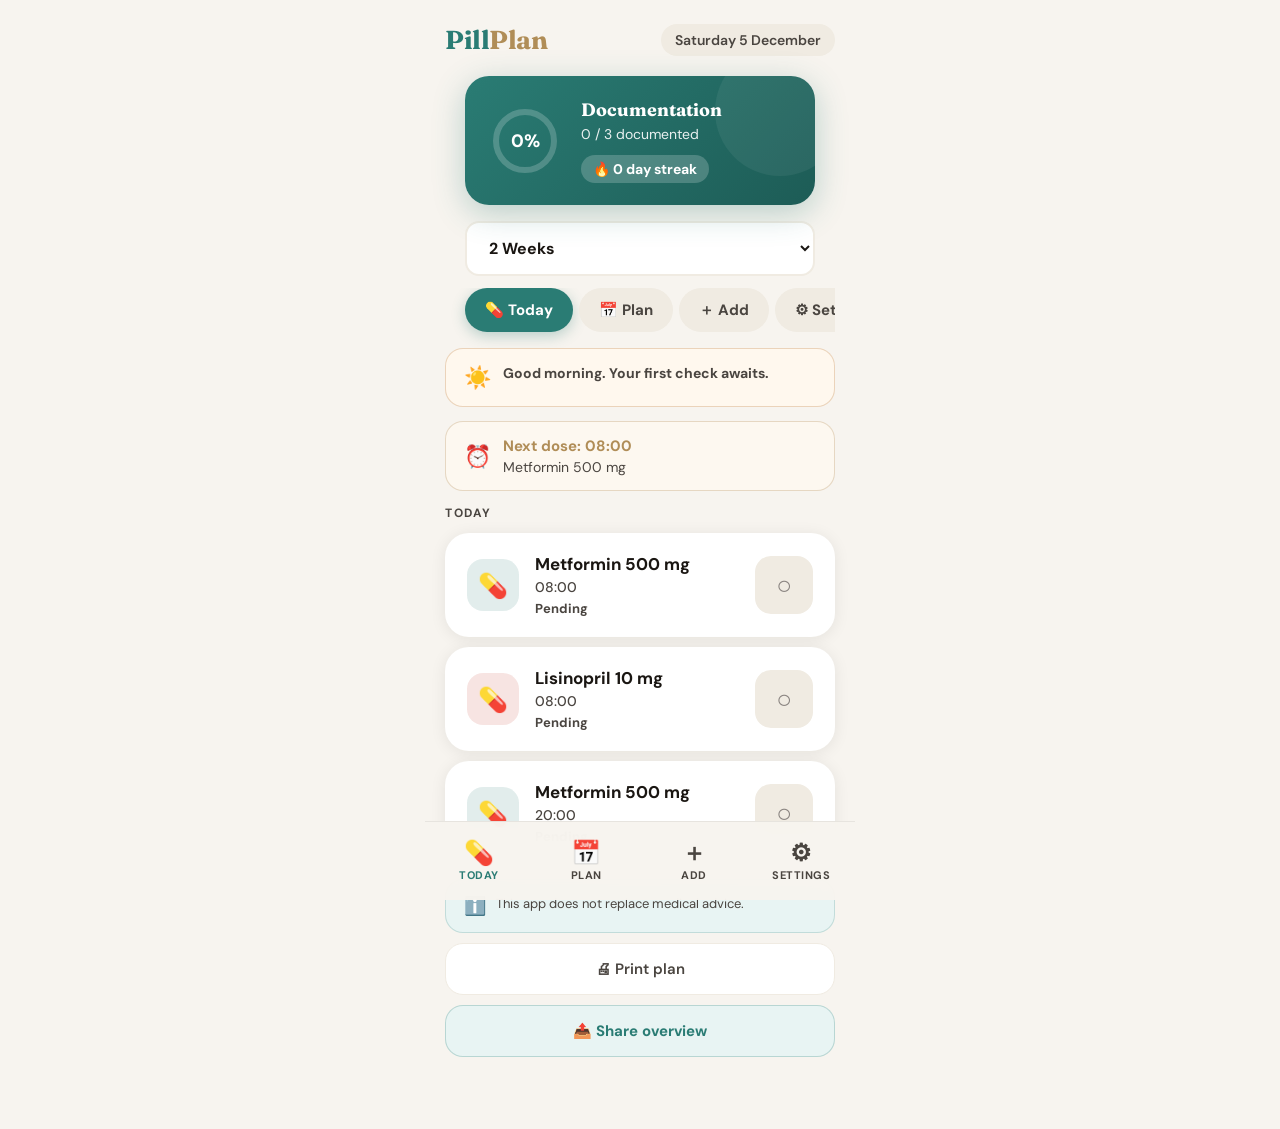
<file: index.html>
<!DOCTYPE html>
<html lang="de" dir="ltr">
<head>
<meta charset="UTF-8"/>
<meta name="viewport" content="width=device-width, initial-scale=1.0, viewport-fit=cover"/>
<meta name="theme-color" content="#f7f4ef"/>
<meta name="mobile-web-app-capable" content="yes"/>
<meta name="apple-mobile-web-app-capable" content="yes"/>
<meta name="apple-mobile-web-app-status-bar-style" content="default"/>
<meta name="apple-mobile-web-app-title" content="PillPlan"/>
<link rel="manifest" href="manifest.json"/>
<link rel="apple-touch-icon" href="icon.png"/>
<title>PillPlan 1.1</title>
<link rel="preconnect" href="https://fonts.googleapis.com"/>
<link href="https://fonts.googleapis.com/css2?family=Fraunces:wght@400;700&family=DM+Sans:wght@400;500;600;700&display=swap" rel="stylesheet"/>
<style>
*,*::before,*::after{box-sizing:border-box;margin:0;padding:0;-webkit-tap-highlight-color:transparent}
:root{
  --cream:#f7f4ef;--cream2:#f0ebe2;--ink:#1a1612;--ink2:#4a4540;--ink3:#8a8480;
  --teal:#2a7c74;--teal2:#3a9e94;--teal-bg:#e8f4f3;
  --red:#c0392b;--red-bg:#fdf0ee;--gold:#b08d57;--gold-bg:#fdf8f0;
  --r:18px;--r2:24px;--shadow:0 2px 16px rgba(26,22,18,.08);
}
html{font-size:17px;background:var(--cream)}
body{font-family:'DM Sans',-apple-system,sans-serif;background:var(--cream);color:var(--ink);-webkit-font-smoothing:antialiased;min-height:100vh}
button{cursor:pointer;font-family:inherit;border:none;outline:none}
input{font-family:inherit;outline:none}
button:focus-visible,a:focus-visible,input:focus-visible{outline:3px solid var(--teal);outline-offset:2px}
.skip-link{position:absolute;left:-9999px;top:0;background:var(--teal);color:#fff;padding:14px 22px;border-radius:0 0 12px 0;font-weight:700;font-size:15px;z-index:10000;text-decoration:none}
.skip-link:focus{left:0}
[dir="rtl"] .header-row,[dir="rtl"] .progress-card,[dir="rtl"] .dose-card,
[dir="rtl"] .settings-row,[dir="rtl"] .plan-med-header,[dir="rtl"] .next-banner,
[dir="rtl"] .streak-row,[dir="rtl"] .qr-row,[dir="rtl"] .time-fields{flex-direction:row-reverse}
[dir="rtl"] .dose-name,[dir="rtl"] .section-label,[dir="rtl"] .form-label,
[dir="rtl"] .settings-row-label{text-align:right}
[dir="rtl"] .form-input{text-align:right;direction:rtl}
#app{max-width:430px;margin:0 auto;min-height:100vh;display:flex;flex-direction:column;padding-bottom:calc(72px + env(safe-area-inset-bottom))}
.toast{position:fixed;top:20px;left:50%;transform:translateX(-50%) translateY(-10px);background:var(--teal);color:#fff;padding:12px 28px;border-radius:100px;font-size:15px;font-weight:600;z-index:9999;box-shadow:0 8px 32px rgba(42,124,116,.35);opacity:0;pointer-events:none;transition:opacity .3s,transform .3s;white-space:nowrap}
.toast.show{opacity:1;transform:translateX(-50%) translateY(0)}
.header{padding:calc(env(safe-area-inset-top) + 24px) 20px 0;background:var(--cream);position:sticky;top:0;z-index:50}
.header-row{display:flex;align-items:center;justify-content:space-between;margin-bottom:20px}
.logo{font-family:'Fraunces',serif;font-size:26px;font-weight:700;color:var(--teal);letter-spacing:-.5px}
.logo span{color:var(--gold)}
.date-chip{background:var(--cream2);border-radius:100px;padding:7px 14px;font-size:14px;color:var(--ink2);font-weight:600;max-width:220px;overflow:hidden;text-overflow:ellipsis;white-space:nowrap}
.progress-card{background:linear-gradient(135deg,var(--teal) 0%,#1d5c56 100%);border-radius:var(--r2);padding:22px 24px;margin:0 20px 16px;color:#fff;display:flex;align-items:center;gap:20px;box-shadow:0 8px 32px rgba(42,124,116,.3);position:relative;overflow:hidden}
.progress-card::before{content:'';position:absolute;top:-30px;right:-30px;width:130px;height:130px;border-radius:50%;background:rgba(255,255,255,.06)}
.ring-wrap{position:relative;width:72px;height:72px;flex-shrink:0}
.ring-wrap svg{transform:rotate(-90deg)}
.ring-track{fill:none;stroke:rgba(255,255,255,.2);stroke-width:6}
.ring-fill{fill:none;stroke:#fff;stroke-width:6;stroke-linecap:round;transition:stroke-dashoffset .8s cubic-bezier(.4,0,.2,1)}
.ring-pct{position:absolute;inset:0;display:flex;align-items:center;justify-content:center;font-size:18px;font-weight:800;color:#fff}
.progress-info{flex:1}
.progress-title{font-family:'Fraunces',serif;font-size:18px;font-weight:700;margin-bottom:4px}
.progress-sub{font-size:14px;opacity:.9;margin-bottom:12px}
.streak-row{display:flex;align-items:center;gap:6px}
.streak-badge{background:rgba(255,255,255,.2);border-radius:100px;padding:5px 12px;font-size:14px;font-weight:700}
.period-selector{padding:0 20px 12px}
.period-select{width:100%;min-height:52px;padding:14px 18px;border-radius:14px;border:2px solid var(--cream2);background:#fff;font-size:16px;font-weight:700;color:var(--ink);font-family:inherit;cursor:pointer}
.period-select:focus-visible{border-color:var(--teal);outline:3px solid var(--teal);outline-offset:2px}
.sr-only{position:absolute;width:1px;height:1px;padding:0;margin:-1px;overflow:hidden;clip:rect(0,0,0,0);white-space:nowrap;border:0}
.tabs{display:flex;gap:6px;padding:0 20px 16px;overflow-x:auto;scrollbar-width:none}
.tabs::-webkit-scrollbar{display:none}
.tab{flex-shrink:0;min-height:44px;padding:9px 18px;border-radius:100px;font-size:15px;font-weight:700;background:var(--cream2);color:var(--ink2);transition:all .2s;border:2px solid transparent}
.tab.active{background:var(--teal);color:#fff;box-shadow:0 4px 14px rgba(42,124,116,.3)}
.content{padding:0 20px;flex:1}
.section-label{font-size:12px;font-weight:700;letter-spacing:1.5px;text-transform:uppercase;color:var(--ink2);margin:4px 0 12px}
.dose-card{background:#fff;border-radius:var(--r2);padding:18px 20px;margin-bottom:10px;box-shadow:var(--shadow);display:flex;align-items:center;gap:16px;border:2px solid transparent;transition:all .25s}
.dose-card.done{background:var(--teal-bg);border-color:rgba(42,124,116,.2)}
.dose-card.overdue{border-color:rgba(192,57,43,.2);background:var(--red-bg)}
.dose-card.tier-yellow{border-color:rgba(176,141,87,.35);background:var(--gold-bg)}
.dose-icon{width:52px;height:52px;border-radius:16px;display:flex;align-items:center;justify-content:center;font-size:24px;flex-shrink:0}
.dose-body{flex:1;min-width:0}
.dose-name{font-weight:700;font-size:17px;margin-bottom:3px;white-space:nowrap;overflow:hidden;text-overflow:ellipsis}
.dose-time{font-size:14px;color:var(--ink2);font-weight:500}
.dose-status{font-size:13px;font-weight:700;margin-top:4px}
.dose-status.done{color:var(--teal)}
.dose-status.pending{color:var(--ink2)}
.dose-status.overdue{color:var(--red)}
.dose-status.yellow{color:var(--gold)}
.check-btn{width:58px;height:58px;border-radius:16px;flex-shrink:0;font-size:26px;transition:all .2s;display:flex;align-items:center;justify-content:center}
.check-btn-off{background:var(--cream2);color:var(--ink3)}
.check-btn-on{background:var(--teal);color:#fff;box-shadow:0 4px 14px rgba(42,124,116,.35)}
.next-banner{background:var(--gold-bg);border:1.5px solid rgba(176,141,87,.3);border-radius:var(--r);padding:14px 18px;margin-bottom:14px;display:flex;align-items:center;gap:12px}
.next-banner-text{font-size:15px;font-weight:700;color:var(--gold)}
.next-banner-sub{font-size:14px;color:var(--ink2);margin-top:2px}
.mhd-banner{background:#fff8ee;border:1.5px solid rgba(176,100,30,.25);border-radius:var(--r);padding:14px 18px;margin-bottom:14px;display:flex;align-items:flex-start;gap:12px}
.mhd-text{font-size:14px;color:var(--ink2);line-height:1.5}
.disclaimer{background:var(--teal-bg);border:1.5px solid rgba(42,124,116,.2);border-radius:var(--r);padding:14px 18px;margin:14px 0 8px;display:flex;align-items:flex-start;gap:10px}
.disclaimer-text{font-size:13px;color:var(--ink2);line-height:1.55}
.all-done{text-align:center;padding:20px 0 8px;animation:popIn .4s cubic-bezier(.34,1.56,.64,1)}
.all-done-icon{font-size:48px;margin-bottom:8px}
.all-done-text{font-family:'Fraunces',serif;font-size:22px;color:var(--teal)}
.all-done-sub{font-size:14px;color:var(--ink3);margin-top:4px}
.empty{text-align:center;padding:48px 0}
.empty-icon{font-size:52px;margin-bottom:16px}
.empty-text{font-size:16px;color:var(--ink2);margin-bottom:8px}
.empty-sub{font-size:14px;color:var(--ink3);margin-bottom:24px}
.plan-med{margin-bottom:24px}
.plan-med-header{display:flex;align-items:center;justify-content:space-between;margin-bottom:12px}
.plan-med-name{font-weight:700;font-size:17px;display:flex;align-items:center;gap:10px}
.color-dot{width:12px;height:12px;border-radius:50%;flex-shrink:0}
.plan-med-time{font-size:13px;color:var(--ink2)}
.day-grid{display:grid;grid-template-columns:repeat(7,1fr);gap:5px}
.day-cell{aspect-ratio:1;min-height:44px;border-radius:12px;border:2px solid transparent;display:flex;flex-direction:column;align-items:center;justify-content:center;gap:1px;cursor:pointer;transition:all .18s;background:var(--cream2)}
.day-cell.today{border-color:var(--teal);border-width:3px}
.day-cell.done{background:var(--teal);border-color:var(--teal)}
.day-cell.tier-yellow{background:#d7b46a;border-color:#9a7838}
.day-cell.tier-red{background:#c94a3b;border-color:#9f3026}
.day-cell.unrated{background:#ece9e4;border-color:#8a847d}
.day-cell.partial{background:var(--teal-bg);border-color:var(--teal);border-width:3px}
.day-cell.past{opacity:.96}
.day-wd{font-size:10px;font-weight:800;text-transform:uppercase;opacity:.95}
.day-num{font-size:15px;font-weight:900}
.day-ico{font-size:18px;font-weight:900;line-height:1}
.day-cell.done .day-wd,.day-cell.done .day-num,.day-cell.done .day-ico{color:#fff}
.day-cell.tier-yellow .day-wd,.day-cell.tier-yellow .day-num,.day-cell.tier-yellow .day-ico{color:var(--ink)}
.day-cell.tier-red .day-wd,.day-cell.tier-red .day-num,.day-cell.tier-red .day-ico{color:#fff}
.day-cell.unrated .day-wd,.day-cell.unrated .day-num{color:#4f4a45}.day-cell.unrated .day-ico{color:#2f2c29}
.day-cell.partial .day-ico{color:var(--teal)}
.status-legend{background:#fff;border:2px solid var(--cream2);border-radius:16px;margin:0 0 18px;padding:0;overflow:hidden}
.status-legend summary{list-style:none;cursor:pointer;padding:14px 16px;font-size:15px;font-weight:800;color:var(--ink);display:flex;align-items:center;justify-content:space-between;min-height:48px}
.status-legend summary::-webkit-details-marker{display:none}
.status-legend summary::after{content:"⌄";font-size:18px;color:var(--ink2)}
.status-legend[open] summary::after{content:"⌃"}
.status-legend-body{border-top:1px solid var(--cream2);padding:12px 16px 14px;display:grid;gap:9px}
.status-legend-row{display:flex;align-items:center;gap:10px;font-size:14px;line-height:1.35;color:var(--ink2)}
.status-swatch{width:22px;height:22px;border-radius:7px;border:2px solid transparent;flex-shrink:0;display:flex;align-items:center;justify-content:center;font-size:12px;font-weight:900}
.status-swatch.green{background:var(--teal);border-color:var(--teal);color:#fff}
.status-swatch.yellow{background:#d7b46a;border-color:#9a7838;color:var(--ink)}
.status-swatch.red{background:#c94a3b;border-color:#9f3026;color:#fff}
.status-swatch.neutral{background:#ece9e4;border-color:#8a847d;color:#2f2c29}
.status-swatch.open{background:#fff;border-color:var(--cream2);color:var(--ink2)}
.plan-divider{height:1px;background:var(--cream2);margin:20px 0}
.qr-banner{background:var(--teal-bg);border:1.5px solid rgba(42,124,116,.25);border-radius:var(--r);padding:16px;margin-bottom:20px}
.qr-banner-title{font-size:14px;font-weight:700;color:var(--teal);margin-bottom:10px}
.qr-row{display:flex;gap:8px}
.form-label{font-size:13px;font-weight:700;letter-spacing:1px;text-transform:uppercase;color:var(--ink2);display:block;margin:20px 0 8px}
.form-input{width:100%;background:#fff;border:2px solid var(--cream2);border-radius:var(--r);padding:16px 18px;font-size:17px;color:var(--ink);transition:border-color .2s;min-height:52px}
.form-input:focus{border-color:var(--teal)}
.form-input::placeholder{color:#999}
.time-fields{display:flex;gap:10px;flex-wrap:wrap}
.time-field{flex:1;min-width:120px}
.time-optional{font-size:12px;color:var(--ink2);margin-top:4px}
.colors-row{display:flex;gap:10px;flex-wrap:wrap;margin-top:10px}
.color-btn{width:44px;height:44px;border-radius:50%;border:3px solid transparent;transition:all .15s}
.color-btn.sel{border-color:var(--ink);transform:scale(1.15)}
.preview-card{background:#fff;border:2px solid var(--cream2);border-radius:var(--r);padding:14px 18px;margin:18px 0 4px;display:flex;align-items:center;gap:12px}
.btn-primary{width:100%;min-height:58px;background:var(--teal);color:#fff;border-radius:var(--r);padding:17px;font-size:17px;font-weight:700;margin-top:22px;box-shadow:0 8px 24px rgba(42,124,116,.3);transition:all .2s}
.btn-primary:active{transform:scale(.98)}
.btn-secondary{width:100%;min-height:52px;background:var(--cream2);color:var(--ink2);border-radius:var(--r);padding:14px;font-size:15px;font-weight:600;margin-top:10px;cursor:pointer;font-family:inherit}
.qr-apply-btn{background:var(--teal);color:#fff;border-radius:12px;padding:0 18px;font-size:14px;font-weight:700;flex-shrink:0}
.voice-btn{width:58px;height:58px;border-radius:14px;background:var(--cream2);color:var(--ink2);font-size:22px;display:flex;align-items:center;justify-content:center;flex-shrink:0;transition:all .2s;border:2px solid transparent;cursor:pointer}
.qr-scanner-wrap{position:fixed;inset:0;background:rgba(0,0,0,.92);z-index:9000;display:flex;flex-direction:column;align-items:center;justify-content:center;gap:20px}
.qr-scanner-wrap video{width:min(90vw,380px);height:min(90vw,380px);object-fit:cover;border-radius:20px;border:3px solid var(--teal)}
.qr-scanner-frame{position:relative;width:min(90vw,380px);height:min(90vw,380px)}
.qr-scanner-frame video{width:100%;height:100%;object-fit:cover;border-radius:20px;border:3px solid var(--teal)}
.qr-corner{position:absolute;width:32px;height:32px;border-color:var(--teal2);border-style:solid}
.qr-corner.tl{top:8px;left:8px;border-width:4px 0 0 4px;border-radius:6px 0 0 0}
.qr-corner.tr{top:8px;right:8px;border-width:4px 4px 0 0;border-radius:0 6px 0 0}
.qr-corner.bl{bottom:8px;left:8px;border-width:0 0 4px 4px;border-radius:0 0 0 6px}
.qr-corner.br{bottom:8px;right:8px;border-width:0 4px 4px 0;border-radius:0 0 6px 0}
.qr-hint{color:#fff;font-size:15px;font-weight:600;text-align:center;max-width:320px;line-height:1.5}
.qr-close-btn{background:rgba(255,255,255,.15);color:#fff;border:none;border-radius:14px;padding:13px 32px;font-size:15px;font-weight:700;cursor:pointer;font-family:inherit}
.voice-btn.listening{background:var(--red);color:#fff;animation:pulse 1s infinite}
.voice-btn.unsupported{opacity:.35;cursor:not-allowed}
.print-btn{width:100%;min-height:52px;background:#fff;border:1.5px solid var(--cream2);border-radius:var(--r);padding:14px;font-size:15px;font-weight:600;color:var(--ink2);margin-top:10px;display:flex;align-items:center;justify-content:center;gap:8px;cursor:pointer;font-family:inherit;transition:all .2s}
.edit-btn{background:var(--teal-bg);color:var(--teal);border-radius:10px;padding:8px 16px;font-size:13px;font-weight:700;cursor:pointer;font-family:inherit;border:1px solid rgba(42,124,116,.2);min-height:38px}
.share-btn{width:100%;min-height:52px;background:var(--teal-bg);border:1.5px solid rgba(42,124,116,.25);border-radius:var(--r);padding:14px;font-size:15px;font-weight:700;color:var(--teal);margin-top:10px;display:flex;align-items:center;justify-content:center;gap:8px;cursor:pointer;font-family:inherit;transition:all .2s}
.share-options{display:none;flex-direction:column;gap:8px;margin-top:10px}
.share-options.open{display:flex}
.share-option{display:flex;align-items:center;gap:12px;padding:13px 16px;border-radius:var(--r);background:#fff;border:1.5px solid var(--cream2);font-size:14px;font-weight:600;color:var(--ink2);cursor:pointer;font-family:inherit;width:100%;text-align:left}
.settings-section{margin-bottom:28px}
.settings-title{font-size:11px;font-weight:700;letter-spacing:1.5px;text-transform:uppercase;color:var(--ink3);margin-bottom:12px}
.settings-card{background:#fff;border-radius:var(--r2);overflow:hidden;box-shadow:var(--shadow)}
.settings-row{display:flex;align-items:center;justify-content:space-between;padding:16px 20px;border-bottom:1px solid var(--cream2)}
.settings-row:last-child{border-bottom:none}
.settings-row-label{font-size:16px;font-weight:700}
.settings-row-sub{font-size:13px;color:var(--ink2);margin-top:2px}
.settings-action{min-height:44px;background:var(--teal-bg);color:var(--teal);border-radius:10px;padding:8px 16px;font-size:14px;font-weight:700;cursor:pointer;font-family:inherit}
.settings-action.danger{background:var(--red-bg);color:var(--red)}
.lang-grid{display:flex;flex-wrap:wrap;gap:8px;padding:16px 20px}
.lang-btn{min-height:44px;padding:8px 14px;border-radius:12px;font-size:14px;font-weight:600;transition:all .15s;cursor:pointer;font-family:inherit;border:none}
.lang-btn.sel{background:var(--teal);color:#fff}
.lang-btn:not(.sel){background:var(--cream2);color:var(--ink2)}
.install-card{background:linear-gradient(135deg,var(--teal-bg),var(--gold-bg));border:1.5px solid rgba(42,124,116,.2);border-radius:var(--r2);padding:20px;margin-bottom:20px}
.install-card-title{font-family:'Fraunces',serif;font-size:18px;font-weight:700;color:var(--teal);margin-bottom:6px}
.install-card-text{font-size:14px;color:var(--ink2);margin-bottom:16px;line-height:1.5}
.bottom-nav{position:fixed;bottom:0;left:50%;transform:translateX(-50%);width:100%;max-width:430px;background:rgba(247,244,239,.95);backdrop-filter:blur(20px);-webkit-backdrop-filter:blur(20px);border-top:1px solid rgba(26,22,18,.07);display:flex;padding:10px 0 calc(10px + env(safe-area-inset-bottom));z-index:100}
.nav-btn{flex:1;min-height:58px;background:none;display:flex;flex-direction:column;align-items:center;justify-content:center;gap:3px;padding:4px 0;color:var(--ink2);font-size:11px;font-weight:700;letter-spacing:.5px;text-transform:uppercase;transition:color .2s;cursor:pointer;border:none;font-family:inherit}
.nav-btn.active{color:var(--teal)}
.nav-icon{font-size:24px;line-height:1}
@keyframes popIn{from{transform:scale(.7);opacity:0}to{transform:scale(1);opacity:1}}
@keyframes slideUp{from{transform:translateY(12px);opacity:0}to{transform:translateY(0);opacity:1}}
@keyframes pulse{0%,100%{transform:scale(1)}50%{transform:scale(1.08)}}
.anim-up{animation:slideUp .35s cubic-bezier(.4,0,.2,1) both}
input[type="time"]::-webkit-calendar-picker-indicator{opacity:.5}
@media print{
  .header,.bottom-nav,.tabs,.period-selector,.check-btn,.next-banner,.print-btn,.share-btn,.share-options,.disclaimer,.bottom-nav{display:none!important}
  body{background:#fff;color:#000}
  .dose-card{box-shadow:none;border:1px solid #ccc;break-inside:avoid}
}
</style>
</head>
<body>
<div id="app"></div>
<div class="toast" id="toast"></div>
<script src="adherence-v2.js"></script>
<script src="adherence-v2-adapter.js"></script>
<script>
var LANGS = {
  de:{flag:"🇩🇪",name:"Deutsch",dir:"ltr",locale:"de-DE"},
  en:{flag:"🇬🇧",name:"English",dir:"ltr",locale:"en-GB"},
  fr:{flag:"🇫🇷",name:"Français",dir:"ltr",locale:"fr-FR"},
  es:{flag:"🇪🇸",name:"Español",dir:"ltr",locale:"es-ES"},
  it:{flag:"🇮🇹",name:"Italiano",dir:"ltr",locale:"it-IT"},
  tr:{flag:"🇹🇷",name:"Türkçe",dir:"ltr",locale:"tr-TR"},
  ar:{flag:"🇸🇦",name:"العربية",dir:"rtl",locale:"ar-SA"},
  ru:{flag:"🇷🇺",name:"Русский",dir:"ltr",locale:"ru-RU"},
  pt:{flag:"🇧🇷",name:"Português",dir:"ltr",locale:"pt-BR"}
};
var T = {
  de:{today:"Heute",plan:"Plan",add:"Hinzufügen",settings:"Einstellungen",
    noMeds:"Noch keine Medikamente",noMedsSub:"Tippen Sie auf »Hinzufügen«.",
    addFirst:"Erstes Medikament",allDone:"Alles erledigt!",allDoneSub:"Alle Einnahmen heute bestätigt.",
    nextDose:"Nächste Einnahme",taken:"✓ Einnahme bestätigt",doses:"Einnahmen",compliance:"Heute",
    medName:"Medikament *",medPlaceholder:"z.B. Metformin 500 mg",
    time1:"Uhrzeit 1. Einnahme",time2:"2. Einnahme (optional)",
    color:"Farbe",preview:"Vorschau",save:"💊 Speichern",
    nameRequired:"Bitte Namen eingeben",remove:"Entfernen",removed:"Entfernt",
    qrTitle:"Per QR / Text eingeben",qrPlaceholder:"Namen eingeben…",qrApply:"OK",qrApplied:"Übernommen",
    notifOn:"Erinnerungen aktiv 🔔",notifAllow:"Erinnerungen aktivieren",
    notifDenied:"Bitte in Browser-Einstellungen erlauben.",notifTest:"Test senden",
    installTitle:"App installieren",installText:"Ohne App Store – direkt auf dem Startbildschirm.",
    installBtn:"Jetzt installieren",installIos:"Teilen → »Zum Home-Bildschirm«",
    streak:"Tage in Folge",streakOne:"Tag in Folge",lang:"Sprache",
    resetAll:"Alle Daten löschen",resetConfirm:"Wirklich alle Daten löschen?",
    saved:"Gespeichert ✓",qrScanBtn:"📷 QR scannen",qrScanHint:"Kamera auf den QR-Code/Barcode der Packung richten",qrScanClose:"Abbrechen",qrScanSuccess:"✓ Präparat erkannt",qrScanError:"Kein QR-Code gefunden – bitte manuell eingeben",overdue:"Verpasst",lateWarn:"30 Min. verspätet",pending:"Ausstehend",done:"Eingenommen",
    statsTitle:"Statistik",total14:"Compliance",totalDoses:"Gesamt",
    mhdTitle:"Haltbarkeitsdatum",mhdText:"Bitte prüfen Sie regelmäßig das Mindesthaltbarkeitsdatum Ihrer Medikamente.",
    disclaimer:"Diese App ersetzt keine ärztliche Beratung.",
    printBtn:"🖨 Plan drucken",shareBtn:"📤 Übersicht teilen",
    shareTitle:"Mein Medikamentenplan",shareText:"Mein Medikamentenplan (PillPlan):",shareCopied:"Kopiert ✓",
    period1W:"1 Woche",period2W:"2 Wochen",period3W:"3 Wochen",period1M:"1 Monat",periodLabel:"Zeitraum",
    voiceListen:"Sprechen Sie jetzt…",voiceNoSupport:"Spracheingabe nicht verfügbar",voiceDone:"✓ Erkannt",
    morningGreeting:"Guten Morgen. Dein erster Check wartet.",allDoneMotivation:"Perfekt. Dein Körper dankt es dir.",
    skipLink:"Zum Inhalt springen"},
  en:{today:"Today",plan:"Plan",add:"Add",settings:"Settings",
    noMeds:"No medications yet",noMedsSub:"Tap »Add« to get started.",
    addFirst:"Add medication",allDone:"All done!",allDoneSub:"All doses confirmed.",
    nextDose:"Next dose",taken:"✓ Dose confirmed",doses:"doses",compliance:"Today",
    medName:"Medication *",medPlaceholder:"e.g. Metformin 500 mg",
    time1:"Time 1st dose",time2:"2nd dose (optional)",
    color:"Color",preview:"Preview",save:"💊 Save",
    nameRequired:"Please enter a name",remove:"Remove",removed:"Removed",
    qrTitle:"Enter via QR / text",qrPlaceholder:"Enter name…",qrApply:"OK",qrApplied:"Applied",
    notifOn:"Reminders active 🔔",notifAllow:"Enable reminders",
    notifDenied:"Please allow in browser settings.",notifTest:"Send test",
    installTitle:"Install App",installText:"No App Store needed.",
    installBtn:"Install now",installIos:"Share → »Add to Home Screen«",
    streak:"day streak",streakOne:"day streak",lang:"Language",
    resetAll:"Delete all data",resetConfirm:"Really delete all data?",
    saved:"Saved ✓",qrScanBtn:"📷 Scan QR",qrScanHint:"Point camera at QR code or barcode on packaging",qrScanClose:"Cancel",qrScanSuccess:"✓ Medication detected",qrScanError:"No QR code found – please enter manually",overdue:"Overdue",lateWarn:"30 min late",pending:"Pending",done:"Taken",
    statsTitle:"Statistics",total14:"Compliance",totalDoses:"Total",
    mhdTitle:"Expiry date",mhdText:"Please regularly check the expiry date of your medications.",
    disclaimer:"This app does not replace medical advice.",
    printBtn:"🖨 Print plan",shareBtn:"📤 Share overview",
    shareTitle:"My medication plan",shareText:"My medication plan (PillPlan):",shareCopied:"Copied ✓",
    period1W:"1 Week",period2W:"2 Weeks",period3W:"3 Weeks",period1M:"1 Month",periodLabel:"Period",
    voiceListen:"Speak now…",voiceNoSupport:"Voice not supported",voiceDone:"✓ Recognized",
    morningGreeting:"Good morning. Your first check awaits.",allDoneMotivation:"Perfect. Your body thanks you.",
    skipLink:"Skip to content"},
  fr:{today:"Aujourd'hui",plan:"Plan",add:"Ajouter",settings:"Paramètres",
    noMeds:"Aucun médicament",noMedsSub:"Appuyez sur »Ajouter«.",
    addFirst:"Ajouter",allDone:"Tout fait!",allDoneSub:"Toutes les prises confirmées.",
    nextDose:"Prochaine prise",taken:"✓ Prise confirmée",doses:"prises",compliance:"Aujourd'hui",
    medName:"Médicament *",medPlaceholder:"ex. Metformine 500 mg",
    time1:"Heure 1ère prise",time2:"2ème prise (optionnel)",
    color:"Couleur",preview:"Aperçu",save:"💊 Enregistrer",
    nameRequired:"Veuillez entrer un nom",remove:"Supprimer",removed:"Supprimé",
    qrTitle:"Entrer via QR / texte",qrPlaceholder:"Entrer le nom…",qrApply:"OK",qrApplied:"Appliqué",
    notifOn:"Rappels actifs 🔔",notifAllow:"Activer les rappels",
    notifDenied:"Autoriser dans les paramètres.",notifTest:"Test",
    installTitle:"Installer",installText:"Sans App Store.",
    installBtn:"Installer",installIos:"Partager → »Sur l'écran d'accueil«",
    streak:"jours consécutifs",streakOne:"jour consécutif",lang:"Langue",
    resetAll:"Supprimer tout",resetConfirm:"Vraiment tout supprimer?",
    saved:"Enregistré ✓",qrScanBtn:"📷 Scanner QR",qrScanHint:"Pointer la caméra sur le code QR ou code-barres",qrScanClose:"Annuler",qrScanSuccess:"✓ Médicament détecté",qrScanError:"Aucun QR trouvé – saisir manuellement",overdue:"En retard",lateWarn:"30 min de retard",pending:"En attente",done:"Pris",
    statsTitle:"Statistiques",total14:"Observance",totalDoses:"Total",
    mhdTitle:"Date de péremption",mhdText:"Veuillez vérifier régulièrement la date de péremption de vos médicaments.",
    disclaimer:"Cette application ne remplace pas un avis médical.",
    printBtn:"🖨 Imprimer",shareBtn:"📤 Partager",
    shareTitle:"Mon plan de médication",shareText:"Mon plan (PillPlan):",shareCopied:"Copié ✓",
    period1W:"1 Semaine",period2W:"2 Semaines",period3W:"3 Semaines",period1M:"1 Mois",periodLabel:"Période",
    voiceListen:"Parlez maintenant…",voiceNoSupport:"Voix non disponible",voiceDone:"✓ Reconnu",
    morningGreeting:"Bonjour. Votre première prise vous attend.",allDoneMotivation:"Parfait. Votre corps vous remercie.",
    skipLink:"Aller au contenu"},
  es:{today:"Hoy",plan:"Plan",add:"Añadir",settings:"Ajustes",
    noMeds:"Sin medicamentos",noMedsSub:"Toca »Añadir«.",
    addFirst:"Añadir",allDone:"¡Todo listo!",allDoneSub:"Todas las tomas confirmadas.",
    nextDose:"Próxima toma",taken:"✓ Toma confirmada",doses:"tomas",compliance:"Hoy",
    medName:"Medicamento *",medPlaceholder:"ej. Metformina 500 mg",
    time1:"Hora 1ª toma",time2:"2ª toma (opcional)",
    color:"Color",preview:"Vista previa",save:"💊 Guardar",
    nameRequired:"Ingrese un nombre",remove:"Eliminar",removed:"Eliminado",
    qrTitle:"Ingresar vía QR / texto",qrPlaceholder:"Ingrese el nombre…",qrApply:"OK",qrApplied:"Aplicado",
    notifOn:"Recordatorios activos 🔔",notifAllow:"Activar recordatorios",
    notifDenied:"Permitir en configuración.",notifTest:"Enviar prueba",
    installTitle:"Instalar",installText:"Sin App Store.",
    installBtn:"Instalar",installIos:"Compartir → »Agregar a inicio«",
    streak:"días seguidos",streakOne:"día seguido",lang:"Idioma",
    resetAll:"Eliminar todo",resetConfirm:"¿Eliminar todos los datos?",
    saved:"Guardado ✓",qrScanBtn:"📷 Escanear QR",qrScanHint:"Apuntar la cámara al código QR o código de barras",qrScanClose:"Cancelar",qrScanSuccess:"✓ Medicamento detectado",qrScanError:"No se encontró QR – ingresar manualmente",overdue:"Atrasado",lateWarn:"30 min de retraso",pending:"Pendiente",done:"Tomado",
    statsTitle:"Estadísticas",total14:"Adherencia",totalDoses:"Total",
    mhdTitle:"Fecha de caducidad",mhdText:"Por favor, compruebe regularmente la fecha de caducidad de sus medicamentos.",
    disclaimer:"Esta aplicación no reemplaza el consejo médico.",
    printBtn:"🖨 Imprimir",shareBtn:"📤 Compartir",
    shareTitle:"Mi plan de medicación",shareText:"Mi plan (PillPlan):",shareCopied:"Copiado ✓",
    period1W:"1 Semana",period2W:"2 Semanas",period3W:"3 Semanas",period1M:"1 Mes",periodLabel:"Período",
    voiceListen:"Hable ahora…",voiceNoSupport:"Voz no disponible",voiceDone:"✓ Reconocido",
    morningGreeting:"Buenos días. Su primera toma le espera.",allDoneMotivation:"Perfecto. Su cuerpo se lo agradece.",
    skipLink:"Saltar al contenido"},
  it:{today:"Oggi",plan:"Piano",add:"Aggiungi",settings:"Impostazioni",
    noMeds:"Nessun farmaco",noMedsSub:"Tocca »Aggiungi«.",
    addFirst:"Aggiungi",allDone:"Tutto fatto!",allDoneSub:"Tutte le assunzioni confermate.",
    nextDose:"Prossima assunzione",taken:"✓ Assunzione confermata",doses:"assunzioni",compliance:"Oggi",
    medName:"Farmaco *",medPlaceholder:"es. Metformina 500 mg",
    time1:"Orario 1ª dose",time2:"2ª dose (opzionale)",
    color:"Colore",preview:"Anteprima",save:"💊 Salva",
    nameRequired:"Inserire un nome",remove:"Rimuovi",removed:"Rimosso",
    qrTitle:"Inserisci via QR / testo",qrPlaceholder:"Inserisci nome…",qrApply:"OK",qrApplied:"Applicato",
    notifOn:"Promemoria attivi 🔔",notifAllow:"Attiva promemoria",
    notifDenied:"Consentire nelle impostazioni.",notifTest:"Test",
    installTitle:"Installa",installText:"Senza App Store.",
    installBtn:"Installa",installIos:"Condividi → »Aggiungi a Home«",
    streak:"giorni consecutivi",streakOne:"giorno consecutivo",lang:"Lingua",
    resetAll:"Elimina tutto",resetConfirm:"Eliminare tutti i dati?",
    saved:"Salvato ✓",qrScanBtn:"📷 Scansiona QR",qrScanHint:"Puntare la fotocamera sul codice QR o codice a barre",qrScanClose:"Annulla",qrScanSuccess:"✓ Farmaco rilevato",qrScanError:"Nessun QR trovato – inserire manualmente",overdue:"In ritardo",lateWarn:"30 min di ritardo",pending:"In attesa",done:"Assunto",
    statsTitle:"Statistiche",total14:"Aderenza",totalDoses:"Totale",
    mhdTitle:"Data di scadenza",mhdText:"Si prega di controllare regolarmente la data di scadenza dei propri farmaci.",
    disclaimer:"Questa app non sostituisce il consulto medico.",
    printBtn:"🖨 Stampa",shareBtn:"📤 Condividi",
    shareTitle:"Il mio piano farmaci",shareText:"Il mio piano (PillPlan):",shareCopied:"Copiato ✓",
    period1W:"1 Settimana",period2W:"2 Settimane",period3W:"3 Settimane",period1M:"1 Mese",periodLabel:"Periodo",
    voiceListen:"Parla ora…",voiceNoSupport:"Voce non disponibile",voiceDone:"✓ Riconosciuto",
    morningGreeting:"Buongiorno. La tua prima assunzione ti aspetta.",allDoneMotivation:"Perfetto. Il tuo corpo ti ringrazia.",
    skipLink:"Vai al contenuto"},
  tr:{today:"Bugün",plan:"Plan",add:"Ekle",settings:"Ayarlar",
    noMeds:"Henüz ilaç yok",noMedsSub:"»Ekle«ye dokunun.",
    addFirst:"İlaç ekle",allDone:"Hepsi tamam!",allDoneSub:"Bugünkü tüm dozlar onaylandı.",
    nextDose:"Sonraki doz",taken:"✓ Doz onaylandı",doses:"doz",compliance:"Bugün",
    medName:"İlaç *",medPlaceholder:"örn. Metformin 500 mg",
    time1:"1. doz saati",time2:"2. doz (isteğe bağlı)",
    color:"Renk",preview:"Önizleme",save:"💊 Kaydet",
    nameRequired:"Lütfen isim girin",remove:"Kaldır",removed:"Kaldırıldı",
    qrTitle:"QR / metin ile girin",qrPlaceholder:"İsim girin…",qrApply:"Tamam",qrApplied:"Uygulandı",
    notifOn:"Hatırlatıcılar aktif 🔔",notifAllow:"Hatırlatıcıları etkinleştir",
    notifDenied:"Tarayıcı ayarlarından izin verin.",notifTest:"Test gönder",
    installTitle:"Yükle",installText:"App Store olmadan.",
    installBtn:"Yükle",installIos:"Paylaş → »Ana Ekrana Ekle«",
    streak:"gün üst üste",streakOne:"gün",lang:"Dil",
    resetAll:"Tüm verileri sil",resetConfirm:"Tüm veriler silinsin mi?",
    saved:"Kaydedildi ✓",qrScanBtn:"📷 QR Tara",qrScanHint:"Kamerayı QR kod veya barkoda doğrultun",qrScanClose:"İptal",qrScanSuccess:"✓ İlaç tespit edildi",qrScanError:"QR bulunamadı – manuel girin",overdue:"Gecikmiş",lateWarn:"30 dk gecikme",pending:"Bekliyor",done:"Alındı",
    statsTitle:"İstatistikler",total14:"Uyum",totalDoses:"Toplam",
    mhdTitle:"Son kullanma tarihi",mhdText:"Lütfen ilaçlarınızın son kullanma tarihini düzenli olarak kontrol edin.",
    disclaimer:"Bu uygulama tıbbi tavsiyenin yerini tutmaz.",
    printBtn:"🖨 Yazdır",shareBtn:"📤 Paylaş",
    shareTitle:"İlaç planım",shareText:"İlaç planım (PillPlan):",shareCopied:"Kopyalandı ✓",
    period1W:"1 Hafta",period2W:"2 Hafta",period3W:"3 Hafta",period1M:"1 Ay",periodLabel:"Süre",
    voiceListen:"Şimdi konuşun…",voiceNoSupport:"Ses desteklenmiyor",voiceDone:"✓ Tanındı",
    morningGreeting:"Günaydın. İlk kontrolün seni bekliyor.",allDoneMotivation:"Mükemmel. Vücudun sana teşekkür ediyor.",
    skipLink:"İçeriğe geç"},
  ar:{today:"اليوم",plan:"خطة",add:"إضافة",settings:"الإعدادات",
    noMeds:"لا توجد أدوية",noMedsSub:"اضغط »إضافة« للبدء.",
    addFirst:"إضافة دواء",allDone:"تم كل شيء!",allDoneSub:"تم تأكيد جميع الجرعات.",
    nextDose:"الجرعة التالية",taken:"✓ تم تأكيد الجرعة",doses:"جرعات",compliance:"اليوم",
    medName:"الدواء *",medPlaceholder:"مثال: ميتفورمين 500 مج",
    time1:"وقت الجرعة الأولى",time2:"الجرعة الثانية (اختياري)",
    color:"اللون",preview:"معاينة",save:"💊 حفظ",
    nameRequired:"الرجاء إدخال اسم",remove:"حذف",removed:"تم الحذف",
    qrTitle:"أدخل عبر QR / نص",qrPlaceholder:"أدخل الاسم…",qrApply:"موافق",qrApplied:"تم",
    notifOn:"التذكيرات نشطة 🔔",notifAllow:"تفعيل التذكيرات",
    notifDenied:"يرجى السماح في إعدادات المتصفح.",notifTest:"إرسال اختبار",
    installTitle:"تثبيت",installText:"بدون متجر تطبيقات.",
    installBtn:"تثبيت",installIos:"مشاركة ← »إضافة إلى الشاشة الرئيسية«",
    streak:"أيام متتالية",streakOne:"يوم",lang:"اللغة",
    resetAll:"حذف البيانات",resetConfirm:"حذف جميع البيانات؟",
    saved:"تم الحفظ ✓",qrScanBtn:"📷 مسح QR",qrScanHint:"وجّه الكاميرا نحو رمز QR أو الباركود",qrScanClose:"إلغاء",qrScanSuccess:"✓ تم اكتشاف الدواء",qrScanError:"لم يُعثر على QR – أدخل يدوياً",overdue:"متأخر",lateWarn:"تأخير 30 دقيقة",pending:"في الانتظار",done:"تم الأخذ",
    statsTitle:"الإحصائيات",total14:"الالتزام",totalDoses:"المجموع",
    mhdTitle:"تاريخ الانتهاء",mhdText:"يرجى التحقق بانتظام من تاريخ انتهاء صلاحية أدويتك.",
    disclaimer:"هذا التطبيق لا يحل محل الاستشارة الطبية.",
    printBtn:"🖨 طباعة",shareBtn:"📤 مشاركة",
    shareTitle:"خطة أدويتي",shareText:"خطة أدويتي (PillPlan):",shareCopied:"تم النسخ ✓",
    period1W:"أسبوع",period2W:"أسبوعان",period3W:"3 أسابيع",period1M:"شهر",periodLabel:"المدة",
    voiceListen:"تحدث الآن…",voiceNoSupport:"الصوت غير متاح",voiceDone:"✓ تم",
    morningGreeting:"صباح الخير. جرعتك الأولى بانتظارك.",allDoneMotivation:"ممتاز. جسمك يشكرك.",
    skipLink:"الانتقال إلى المحتوى"},
  ru:{today:"Сегодня",plan:"План",add:"Добавить",settings:"Настройки",
    noMeds:"Нет лекарств",noMedsSub:"Нажмите »Добавить«.",
    addFirst:"Добавить",allDone:"Всё выполнено!",allDoneSub:"Все приёмы подтверждены.",
    nextDose:"Следующий приём",taken:"✓ Приём подтверждён",doses:"приёмов",compliance:"Сегодня",
    medName:"Лекарство *",medPlaceholder:"напр. Метформин 500 мг",
    time1:"Время 1-го приёма",time2:"2-й приём (необязательно)",
    color:"Цвет",preview:"Предпросмотр",save:"💊 Сохранить",
    nameRequired:"Введите название",remove:"Удалить",removed:"Удалено",
    qrTitle:"Ввести через QR / текст",qrPlaceholder:"Введите название…",qrApply:"ОК",qrApplied:"Применено",
    notifOn:"Напоминания активны 🔔",notifAllow:"Включить напоминания",
    notifDenied:"Разрешите в настройках браузера.",notifTest:"Тест",
    installTitle:"Установить",installText:"Без App Store.",
    installBtn:"Установить",installIos:"Поделиться → »На экран Домой«",
    streak:"дней подряд",streakOne:"день подряд",lang:"Язык",
    resetAll:"Удалить данные",resetConfirm:"Удалить все данные?",
    saved:"Сохранено ✓",qrScanBtn:"📷 Сканировать QR",qrScanHint:"Наведите камеру на QR-код или штрихкод упаковки",qrScanClose:"Отмена",qrScanSuccess:"✓ Препарат определён",qrScanError:"QR не найден – введите вручную",overdue:"Просрочено",lateWarn:"опоздание 30 мин",pending:"Ожидает",done:"Принято",
    statsTitle:"Статистика",total14:"Соблюдение",totalDoses:"Всего",
    mhdTitle:"Срок годности",mhdText:"Пожалуйста, регулярно проверяйте срок годности ваших лекарств.",
    disclaimer:"Приложение не заменяет медицинскую консультацию.",
    printBtn:"🖨 Печать",shareBtn:"📤 Поделиться",
    shareTitle:"Мой план приёма",shareText:"Мой план (PillPlan):",shareCopied:"Скопировано ✓",
    period1W:"1 Неделя",period2W:"2 Недели",period3W:"3 Недели",period1M:"1 Месяц",periodLabel:"Период",
    voiceListen:"Говорите…",voiceNoSupport:"Голос недоступен",voiceDone:"✓ Распознано",
    morningGreeting:"Доброе утро. Ваш первый приём ждёт.",allDoneMotivation:"Отлично. Ваше тело благодарит вас.",
    skipLink:"Перейти к содержимому"},
  pt:{today:"Hoje",plan:"Plano",add:"Adicionar",settings:"Configurações",
    noMeds:"Nenhum medicamento",noMedsSub:"Toque »Adicionar«.",
    addFirst:"Adicionar",allDone:"Tudo feito!",allDoneSub:"Todas as doses confirmadas.",
    nextDose:"Próxima dose",taken:"✓ Dose confirmada",doses:"doses",compliance:"Hoje",
    medName:"Medicamento *",medPlaceholder:"ex. Metformina 500 mg",
    time1:"Horário 1ª dose",time2:"2ª dose (opcional)",
    color:"Cor",preview:"Visualização",save:"💊 Salvar",
    nameRequired:"Por favor insira um nome",remove:"Remover",removed:"Removido",
    qrTitle:"Inserir via QR / texto",qrPlaceholder:"Digite o nome…",qrApply:"OK",qrApplied:"Aplicado",
    notifOn:"Lembretes ativos 🔔",notifAllow:"Ativar lembretes",
    notifDenied:"Permitir nas configurações.",notifTest:"Enviar teste",
    installTitle:"Instalar",installText:"Sem App Store.",
    installBtn:"Instalar",installIos:"Compartilhar → »Adicionar à Tela Início«",
    streak:"dias seguidos",streakOne:"dia seguido",lang:"Idioma",
    resetAll:"Apagar dados",resetConfirm:"Apagar todos os dados?",
    saved:"Salvo ✓",overdue:"Atrasado",lateWarn:"30 min de atraso",pending:"Pendente",done:"Tomado",
    statsTitle:"Estatísticas",total14:"Adesão",totalDoses:"Total",
    mhdTitle:"Prazo de validade",mhdText:"Por favor, verifique regularmente o prazo de validade dos seus medicamentos.",
    disclaimer:"Este aplicativo não substitui o aconselhamento médico.",
    printBtn:"🖨 Imprimir",shareBtn:"📤 Compartilhar",
    shareTitle:"Meu plano de medicamentos",shareText:"Meu plano (PillPlan):",shareCopied:"Copiado ✓",
    period1W:"1 Semana",period2W:"2 Semanas",period3W:"3 Semanas",period1M:"1 Mês",periodLabel:"Período",
    voiceListen:"Fale agora…",voiceNoSupport:"Voz não disponível",voiceDone:"✓ Reconhecido",
    morningGreeting:"Bom dia. Sua primeira dose espera por você.",allDoneMotivation:"Perfeito. Seu corpo agradece.",
    skipLink:"Pular para o conteúdo"}
};

// ── State ──────────────────────────────────────────────────
var KEY = "pillplan_v4";
var S = {
  lang: (function() {
    var keys = Object.keys(LANGS);
    for (var i = 0; i < keys.length; i++) {
      if (navigator.language && navigator.language.startsWith(keys[i])) return keys[i];
    }
    return "de";
  })(),
  meds: [
    {id:1, name:"Metformin 500 mg", times:["08:00","20:00"], color:"#2a7c74"},
    {id:2, name:"Lisinopril 10 mg", times:["08:00"],         color:"#c0392b"}
  ],
  taken: {},
  screen: "today",
  notif: false,
  period: 14
};

try {
  var raw = localStorage.getItem(KEY);
  if (raw) {
    var saved = JSON.parse(raw);
    S.lang   = saved.lang   || S.lang;
    S.meds   = saved.meds   || S.meds;
    S.taken  = saved.taken  || S.taken;
    S.screen = saved.screen || S.screen;
    S.notif  = saved.notif  || S.notif;
    S.period = saved.period || S.period;
  }
} catch(e) {}

function persist() {
  try { localStorage.setItem(KEY, JSON.stringify(S)); } catch(e) {}
}

// ── Helpers ────────────────────────────────────────────────
function tr(k) {
  var lang = T[S.lang] || T.de;
  return lang[k] || k;
}
function streakLabel(n) {
  return n === 1 ? tr("streakOne") : tr("streak");
}
function today() { return new Date().toISOString().split("T")[0]; }
function intakeKey(mid, date, time) { return date + "_" + mid + "_" + time; }
function isDone(mid, date, time) {
  var entry = S.taken[intakeKey(mid, date, time)];
  return window.PillPlanAdherenceV2 ? PillPlanAdherenceV2.isTaken(entry) : !!entry;
}
function storedTier(mid, date, time) {
  if (!window.PillPlanAdherenceV2) return null;
  return PillPlanAdherenceV2.entryTier(S.taken[intakeKey(mid, date, time)]);
}
function allDoneDay(m, d) {
  for (var i = 0; i < m.times.length; i++) {
    if (!isDone(m.id, d, m.times[i])) return false;
  }
  return true;
}
function todayStats() {
  var td = today(); var tot = 0; var dn = 0;
  for (var i = 0; i < S.meds.length; i++) {
    var m = S.meds[i];
    tot += m.times.length;
    for (var j = 0; j < m.times.length; j++) {
      if (isDone(m.id, td, m.times[j])) dn++;
    }
  }
  return {tot:tot, dn:dn, pct: tot ? Math.round(dn/tot*100) : 0};
}
function getPastDays(n) {
  var days = [];
  for (var i = 0; i < n; i++) {
    var d = new Date();
    d.setDate(d.getDate() - i);
    days.push(d.toISOString().split("T")[0]);
  }
  return days;
}
function getPastDaysAsc(n) {
  return getPastDays(n).reverse();
}
function overallStats() {
  var days = getPastDays(S.period);
  var tot = 0; var dn = 0;
  for (var i = 0; i < S.meds.length; i++) {
    var m = S.meds[i];
    for (var j = 0; j < days.length; j++) {
      tot += m.times.length;
      for (var k = 0; k < m.times.length; k++) {
        if (isDone(m.id, days[j], m.times[k])) dn++;
      }
    }
  }
  return {tot:tot, dn:dn, pct: tot ? Math.round(dn/tot*100) : 0};
}
function calcStreak() {
  if (!S.meds.length) return 0;
  var streak = 0;
  var td = today();
  var cursor = new Date();
  for (var i = 0; i < 3650; i++) {
    var ds = cursor.toISOString().split("T")[0];
    var allDone = S.meds.every(function(m){ return allDoneDay(m, ds); });
    if (allDone) {
      streak++;
    } else if (ds !== td) {
      break;
    }
    cursor.setDate(cursor.getDate() - 1);
  }
  return streak;
}
function nextDose() {
  var td = today();
  var now = new Date();
  var nm = now.getHours()*60 + now.getMinutes();
  var best = null;
  for (var i = 0; i < S.meds.length; i++) {
    var m = S.meds[i];
    for (var j = 0; j < m.times.length; j++) {
      var ti = m.times[j];
      if (isDone(m.id, td, ti)) continue;
      var parts = ti.split(":");
      var mins = parseInt(parts[0])*60 + parseInt(parts[1]);
      if (mins >= nm && (!best || mins < best.mins)) best = {m:m, ti:ti, mins:mins};
    }
  }
  return best;
}
function isOverdue(time) {
  var now = new Date();
  var nm = now.getHours()*60 + now.getMinutes();
  var parts = time.split(":");
  return parseInt(parts[0])*60 + parseInt(parts[1]) < nm;
}
function doseTier(time) {
  var now = new Date();
  var nm = now.getHours()*60 + now.getMinutes();
  var parts = time.split(":");
  var schedMin = parseInt(parts[0])*60 + parseInt(parts[1]);
  var diff = nm - schedMin;
  if (diff < 30) return "green";
  if (diff < 45) return "yellow";
  return "red";
}
function fmtDate(ds) {
  var d = new Date(ds + "T00:00:00");
  var locale = (LANGS[S.lang] && LANGS[S.lang].locale) || "de-DE";
  try { return d.toLocaleDateString(locale, {weekday:"long",day:"numeric",month:"long"}); }
  catch(e) { return d.toLocaleDateString("de-DE", {weekday:"long",day:"numeric",month:"long"}); }
}
function fmtDayShort(ds) {
  var d = new Date(ds + "T00:00:00");
  var locale = (LANGS[S.lang] && LANGS[S.lang].locale) || "de-DE";
  try { return d.toLocaleDateString(locale, {weekday:"short"}).slice(0,2); }
  catch(e) { return d.toLocaleDateString("de-DE", {weekday:"short"}).slice(0,2); }
}
function applyLang() {
  var dir = (LANGS[S.lang] && LANGS[S.lang].dir) || "ltr";
  document.documentElement.lang = S.lang;
  document.documentElement.dir  = dir;
}

// ── Toast ──────────────────────────────────────────────────
var toastTimer;
function showToast(msg) {
  var el = document.getElementById("toast");
  el.textContent = msg;
  el.setAttribute("role", "status");
  el.setAttribute("aria-live", "polite");
  el.classList.add("show");
  clearTimeout(toastTimer);
  toastTimer = setTimeout(function(){ el.classList.remove("show"); }, 2400);
}

// ── Notifications ──────────────────────────────────────────
var ntTimers = {};
function requestNotif() {
  if (!("Notification" in window)) { showToast(tr("notifDenied")); return; }
  Notification.requestPermission().then(function(p) {
    S.notif = (p === "granted");
    persist(); render();
    if (S.notif) { scheduleNotifs(); showToast(tr("notifOn")); }
    else showToast(tr("notifDenied"));
  });
}
function scheduleNotifs() {
  var keys = Object.keys(ntTimers);
  for (var i = 0; i < keys.length; i++) clearTimeout(ntTimers[keys[i]]);
  ntTimers = {};
  if (!S.notif) return;
  for (var i = 0; i < S.meds.length; i++) {
    (function(m) {
      for (var j = 0; j < m.times.length; j++) {
        (function(time) {
          var parts = time.split(":");
          var next = new Date();
          next.setHours(parseInt(parts[0]), parseInt(parts[1]), 0, 0);
          if (next <= new Date()) next.setDate(next.getDate() + 1);
          var id = setTimeout(function() {
            new Notification("💊 PillPlan", {
              body: (S.lang==="de" ? "Bitte denken Sie an Ihre Einnahme: " : S.lang==="ar" ? "يرجى تذكر تناول دوائك: " : "Please remember to take your medication: ") + m.name + " (" + time + ")",
              icon: "icon.png",
              tag: "pp-" + m.id + "-" + time
            });
            setTimeout(scheduleNotifs, 1000);
          }, next - new Date());
          ntTimers[m.id + "_" + time] = id;
        })(m.times[j]);
      }
    })(S.meds[i]);
  }
}
function testNotif() {
  if (!S.notif) { requestNotif(); return; }
  new Notification("PillPlan", {body: "OK", icon: "icon.png"});
}

// ── Install ────────────────────────────────────────────────
var deferredInstall = null;
window.addEventListener("beforeinstallprompt", function(e) {
  e.preventDefault(); deferredInstall = e; render();
});
function installApp() {
  if (!deferredInstall) return;
  deferredInstall.prompt();
  deferredInstall.userChoice.then(function(r) {
    if (r.outcome === "accepted") deferredInstall = null;
    render();
  });
}

// ── Share ──────────────────────────────────────────────────
function buildShareText() {
  var td = today();
  var days = getPastDays(S.period).reverse().filter(function(d){ return d <= td; });
  var lines = [];
  lines.push("💊 " + tr("shareTitle"));
  lines.push("📅 " + new Date().toLocaleDateString());
  lines.push("");
  for (var i = 0; i < S.meds.length; i++) {
    var m = S.meds[i];
    var done = 0;
    for (var j = 0; j < days.length; j++) {
      if (allDoneDay(m, days[j])) done++;
    }
    var pct = days.length ? Math.round(done/days.length*100) : 0;
    lines.push("• " + m.name + ": " + pct + "% (" + done + "/" + days.length + ")");
    lines.push("  " + m.times.join(" · ") + " Uhr");
  }
  lines.push("");
  lines.push("— PillPlan");
  return lines.join("\n");
}
function doShare() {
  var text = buildShareText();
  var url  = window.location.href;
  if (navigator.share) {
    navigator.share({title: tr("shareTitle"), text: text, url: url}).catch(function(){});
  } else {
    var el = document.getElementById("share-options");
    if (el) el.classList.toggle("open");
  }
}
function shareVia(method) {
  var text = buildShareText();
  var url  = window.location.href;
  if (method === "whatsapp") {
    window.open("https://wa.me/?text=" + encodeURIComponent(text + "\n" + url), "_blank");
  } else if (method === "mail") {
    window.location.href = "mailto:?subject=" + encodeURIComponent(tr("shareTitle")) + "&body=" + encodeURIComponent(text);
  } else if (method === "copy") {
    if (navigator.clipboard) {
      navigator.clipboard.writeText(text).then(function(){ showToast(tr("shareCopied")); });
    } else {
      var el = document.createElement("textarea");
      el.value = text; document.body.appendChild(el);
      el.select(); document.execCommand("copy");
      document.body.removeChild(el);
      showToast(tr("shareCopied"));
    }
  }
}

// ── Voice ──────────────────────────────────────────────────
// ── QR Scanner (iOS + Android kompatibel via jsQR) ────────
var qrStream = null;
var qrInterval = null;
var jsQRLoaded = false;

function loadJsQR(cb) {
  if (jsQRLoaded) { cb(); return; }
  var s = document.createElement("script");
  s.src = "https://cdnjs.cloudflare.com/ajax/libs/jsQR/1.4.0/jsQR.min.js";
  s.onload = function() { jsQRLoaded = true; cb(); };
  s.onerror = function() { showToast(tr("qrScanError")); };
  document.head.appendChild(s);
}

function openQRScanner() {
  if (!navigator.mediaDevices || !navigator.mediaDevices.getUserMedia) {
    showToast(tr("qrScanError")); return;
  }
  loadJsQR(function() {
    var overlay = document.createElement("div");
    overlay.className = "qr-scanner-wrap";
    overlay.id = "qr-overlay";
    overlay.innerHTML =
      '<div class="qr-scanner-frame">' +
        '<video id="qr-video" autoplay playsinline muted style="width:100%;height:100%;object-fit:cover;border-radius:16px"></video>' +
        '<canvas id="qr-canvas" style="display:none"></canvas>' +
        '<div class="qr-corner tl"></div><div class="qr-corner tr"></div>' +
        '<div class="qr-corner bl"></div><div class="qr-corner br"></div>' +
      '</div>' +
      '<div class="qr-hint">' + tr("qrScanHint") + '</div>' +
      '<button class="qr-close-btn" id="qr-close-btn" aria-label="' + tr("qrScanClose") + '">' + tr("qrScanClose") + '</button>';
    document.body.appendChild(overlay);
    document.getElementById("qr-close-btn").addEventListener("click", closeQRScanner);

    navigator.mediaDevices.getUserMedia({ video: { facingMode: "environment", width: 640, height: 640 } })
      .then(function(stream) {
        qrStream = stream;
        var video = document.getElementById("qr-video");
        if (!video) return;
        video.srcObject = stream;
        video.setAttribute("playsinline", true);
        video.play();
        var canvas = document.getElementById("qr-canvas");
        var ctx = canvas ? canvas.getContext("2d") : null;
        qrInterval = setInterval(function() {
          if (!video || video.readyState !== video.HAVE_ENOUGH_DATA) return;
          if (!canvas || !ctx) return;
          canvas.width  = video.videoWidth;
          canvas.height = video.videoHeight;
          ctx.drawImage(video, 0, 0, canvas.width, canvas.height);
          var imageData = ctx.getImageData(0, 0, canvas.width, canvas.height);
          var code = jsQR(imageData.data, imageData.width, imageData.height, { inversionAttempts: "dontInvert" });
          if (code && code.data) {
            closeQRScanner();
            applyQRResult(code.data);
          }
        }, 300);
      })
      .catch(function() { closeQRScanner(); showToast(tr("qrScanError")); });
  });
}

function closeQRScanner() {
  clearInterval(qrInterval);
  if (qrStream) { qrStream.getTracks().forEach(function(t) { t.stop(); }); qrStream = null; }
  var ol = document.getElementById("qr-overlay");
  if (ol) ol.remove();
}

function applyQRResult(val) {
  var name = val.replace(/https?:\/\/[^ ]+/g, "").trim() || val;
  syncF(); F.name = name;
  var inp = document.getElementById("add-name");
  if (inp) inp.value = name;
  var pv = document.getElementById("add-preview");
  var pn = document.getElementById("prev-name");
  if (pv) pv.style.display = "block";
  if (pn) pn.textContent = name;
  showToast(tr("qrScanSuccess"));
}

var VOICE_LANG = {de:"de-DE",en:"en-GB",fr:"fr-FR",es:"es-ES",it:"it-IT",tr:"tr-TR",ar:"ar-SA",ru:"ru-RU",pt:"pt-BR"};
var voiceActive = false;
function startVoice() {
  var SR = window.SpeechRecognition || window.webkitSpeechRecognition;
  if (!SR) { showToast(tr("voiceNoSupport")); return; }
  if (voiceActive) return;
  voiceActive = true;
  var vb = document.getElementById("voice-btn");
  if (vb) vb.classList.add("listening");
  showToast(tr("voiceListen"));
  var r = new SR();
  r.lang = VOICE_LANG[S.lang] || "de-DE";
  r.interimResults = false;
  r.maxAlternatives = 1;
  r.onresult = function(e) {
    var txt = e.results[0][0].transcript.trim();
    var inp = document.getElementById("add-name");
    if (inp) { inp.value = txt; syncF(); F.name = txt; }
    var pv = document.getElementById("add-preview");
    var pn = document.getElementById("prev-name");
    if (pv) pv.style.display = txt ? "block" : "none";
    if (pn) pn.textContent = txt;
    showToast(tr("voiceDone"));
    voiceActive = false;
    if (vb) vb.classList.remove("listening");
  };
  r.onerror = function() {
    voiceActive = false;
    if (vb) vb.classList.remove("listening");
    showToast(tr("voiceNoSupport"));
  };
  r.onend = function() {
    voiceActive = false;
    if (vb) vb.classList.remove("listening");
  };
  r.start();
}

// ── Add form ───────────────────────────────────────────────
var F = {name:"", time1:"08:00", time2:"", time3:"", time4:"", color:"#2a7c74"};
var COLORS = ["#2a7c74","#c0392b","#b08d57","#6c3483","#1a5276","#27ae60","#d35400","#7f8c8d"];

// ── Render ─────────────────────────────────────────────────
function render() {
  applyLang();
  var root = document.getElementById("app");
  var s  = todayStats();
  var ov = overallStats();
  var streak = calcStreak();
  var td = today();
  var daysPlan = getPastDaysAsc(S.period);
  var nd = nextDose();
  var r = 29;
  var circ = 2 * Math.PI * r;
  var dash  = circ - (circ * s.pct / 100);
  var periodLabels = {7: tr("period1W"), 14: tr("period2W"), 21: tr("period3W"), 30: tr("period1M")};

  var html = '';
  html += '<a href="#main-content" class="skip-link">' + tr("skipLink") + '</a>';
  html += '<div class="header">';
  html += '<div class="header-row">';
  html += '<div class="logo">Pill<span>Plan</span></div>';
  html += '<div class="date-chip">' + fmtDate(td) + '</div>';
  html += '</div>';
  html += '<div class="progress-card">';
  html += '<div class="ring-wrap">';
  html += '<svg width="72" height="72" viewBox="0 0 72 72" aria-hidden="true"><circle class="ring-track" cx="36" cy="36" r="' + r + '"/>';
  html += '<circle class="ring-fill" cx="36" cy="36" r="' + r + '" stroke-dasharray="' + circ + '" stroke-dashoffset="' + dash + '"/></svg>';
  html += '<div class="ring-pct" aria-hidden="true">' + s.pct + '%</div></div>';
  html += '<div class="progress-info">';
  html += '<div class="progress-title">' + tr("compliance") + '</div>';
  html += '<div class="progress-sub">' + s.dn + ' / ' + s.tot + ' ' + tr("doses") + ' &middot; ' + s.pct + '%</div>';
  html += '<div class="streak-row"><div class="streak-badge">🔥 ' + streak + ' ' + streakLabel(streak) + '</div></div>';
  html += '</div></div>';
  html += '<div class="period-selector">';
  html += '<label for="period-select" class="sr-only">' + tr("periodLabel") + '</label>';
  html += '<select id="period-select" class="period-select" aria-label="' + tr("periodLabel") + '">';
  var periods = [7,14,21,30];
  for (var pi = 0; pi < periods.length; pi++) {
    var p = periods[pi];
    html += '<option value="' + p + '"' + (S.period===p?' selected':'') + '>' + periodLabels[p] + '</option>';
  }
  html += '</select>';
  html += '</div>';
  html += '<div class="tabs" role="tablist">';
  var tabs = [["today","💊 "+tr("today")],["plan","📅 "+tr("plan")],["add","＋ "+tr("add")],["settings","⚙ "+tr("settings")]];
  for (var ti2 = 0; ti2 < tabs.length; ti2++) {
    html += '<button class="tab' + (S.screen===tabs[ti2][0]?' active':'') + '" data-nav="' + tabs[ti2][0] + '" role="tab" aria-selected="' + (S.screen===tabs[ti2][0]) + '">' + tabs[ti2][1] + '</button>';
  }
  html += '</div></div>';
  html += '<main class="content" id="main-content">';

  if (S.screen === "today")    html += buildToday(s, td, nd);
  if (S.screen === "plan")     html += buildPlan(daysPlan, td);
  if (S.screen === "add")      html += buildAdd();
  if (S.screen === "settings") html += buildSettings(ov);

  html += '</main>';
  html += '<nav class="bottom-nav" aria-label="' + tr("settings") + '">';
  var navItems = [["today","💊",tr("today")],["plan","📅",tr("plan")],["add","＋",tr("add")],["settings","⚙",tr("settings")]];
  for (var ni = 0; ni < navItems.length; ni++) {
    html += '<button class="nav-btn' + (S.screen===navItems[ni][0]?' active':'') + '" data-nav="' + navItems[ni][0] + '" aria-current="' + (S.screen===navItems[ni][0] ? 'page' : 'false') + '">';
    html += '<span class="nav-icon" aria-hidden="true">' + navItems[ni][1] + '</span><span>' + navItems[ni][2] + '</span></button>';
  }
  html += '</nav>';

  root.innerHTML = html;
  bindEvents();
  scheduleNotifs();
}

function buildToday(s, td, nd) {
  if (!S.meds.length) {
    return '<div class="empty anim-up"><div class="empty-icon" aria-hidden="true">💊</div><div class="empty-text">' + tr("noMeds") + '</div><div class="empty-sub">' + tr("noMedsSub") + '</div><button class="btn-primary" style="width:auto;padding:14px 32px" data-nav="add">' + tr("addFirst") + '</button></div>';
  }
  var allDone = true;
  var noneDone = true;
  for (var i = 0; i < S.meds.length; i++) {
    for (var j = 0; j < S.meds[i].times.length; j++) {
      if (!isDone(S.meds[i].id, td, S.meds[i].times[j])) { allDone = false; } else { noneDone = false; }
    }
  }
  var hour = new Date().getHours();
  var isMorning = hour < 11;
  var html = '';
  if (isMorning && noneDone && !allDone) {
    html += '<div class="mhd-banner anim-up"><div style="font-size:22px;flex-shrink:0" aria-hidden="true">☀️</div><div class="mhd-text"><strong>' + tr("morningGreeting") + '</strong></div></div>';
  } else {
    html += '<div class="mhd-banner anim-up"><div style="font-size:22px;flex-shrink:0" aria-hidden="true">📅</div><div class="mhd-text">' + tr("mhdText") + '</div></div>';
  }
  if (allDone) {
    html += '<div class="all-done anim-up"><div class="all-done-icon" aria-hidden="true">🎉</div><div class="all-done-text">' + tr("allDoneMotivation") + '</div><div class="all-done-sub">' + tr("allDoneSub") + '</div></div>';
  } else if (nd) {
    html += '<div class="next-banner anim-up"><div style="font-size:22px" aria-hidden="true">⏰</div><div><div class="next-banner-text">' + tr("nextDose") + ': ' + nd.ti + '</div><div class="next-banner-sub">' + nd.m.name + '</div></div></div>';
  }
  html += '<div class="section-label">' + tr("today") + '</div>';
  var slots = [];
  for (var i = 0; i < S.meds.length; i++) {
    for (var j = 0; j < S.meds[i].times.length; j++) {
      slots.push({m: S.meds[i], ti: S.meds[i].times[j]});
    }
  }
  slots.sort(function(a,b){ return a.ti.localeCompare(b.ti); });
  for (var si = 0; si < slots.length; si++) {
    var m = slots[si].m; var ti = slots[si].ti;
    var done = isDone(m.id, td, ti);
    var tier = done ? storedTier(m.id, td, ti) : doseTier(ti);
    var isLateYellow = tier === "yellow";
    var isLateRed = tier === "red";
    var isUnrated = tier === "unrated";
    var statusLabel = done ? (isLateRed ? tr("done") + " · " + tr("overdue") : isLateYellow ? tr("done") + " · " + tr("lateWarn") : tr("done")) : isLateRed ? tr("overdue") : isLateYellow ? tr("lateWarn") : tr("pending");
    var cardTier = done ? (isLateRed ? "done overdue" : isLateYellow ? "done tier-yellow" : "done") : isLateRed ? "overdue" : isLateYellow ? "tier-yellow" : "";
    var statusTier = done ? (isLateRed ? "overdue" : isLateYellow ? "yellow" : "done") : isLateRed ? "overdue" : isLateYellow ? "yellow" : "pending";
    var toggleLabel = (done ? (S.lang==="de"?"Rückgängig machen: ":"Undo: ") : (S.lang==="de"?"Als eingenommen markieren: ":"Mark as taken: ")) + m.name + " " + ti;
    html += '<div class="dose-card anim-up ' + cardTier + '" style="animation-delay:' + (si*40) + 'ms">';
    html += '<div class="dose-icon" style="background:' + m.color + '22" aria-hidden="true">' + (done?'✅':'💊') + '</div>';
    html += '<div class="dose-body"><div class="dose-name">' + m.name + '</div>';
    html += '<div class="dose-time">' + ti + '</div>';
    html += '<div class="dose-status ' + statusTier + '">' + statusLabel + '</div></div>';
    html += '<button class="check-btn ' + (done?'check-btn-on':'check-btn-off') + '" data-toggle="' + m.id + '" data-time="' + ti + '" data-date="' + td + '" aria-pressed="' + done + '" aria-label="' + toggleLabel + '">' + (done?'✓':'○') + '</button>';
    html += '</div>';
  }
  html += '<div class="disclaimer anim-up"><div style="font-size:18px;flex-shrink:0" aria-hidden="true">ℹ️</div><div class="disclaimer-text">' + tr("disclaimer") + '</div></div>';
  html += '<button class="print-btn" id="print-btn" aria-label="' + tr("printBtn").replace("🖨 ","") + '">🖨 ' + tr("printBtn").replace("🖨 ","") + '</button>';
  html += '<button class="share-btn" id="share-main-btn" aria-label="' + tr("shareBtn").replace("📤 ","") + '">📤 ' + tr("shareBtn").replace("📤 ","") + '</button>';
  html += '<div class="share-options" id="share-options">';
  html += '<button class="share-option" id="share-wa"><span style="font-size:20px" aria-hidden="true">💬</span> WhatsApp</button>';
  html += '<button class="share-option" id="share-mail"><span style="font-size:20px" aria-hidden="true">✉️</span> E-Mail</button>';
  html += '<button class="share-option" id="share-copy"><span style="font-size:20px" aria-hidden="true">📋</span> ' + (S.lang==="de"?"Kopieren":S.lang==="ar"?"نسخ":"Copy") + '</button>';
  html += '</div>';
  return html;
}

function buildStatusLegend() {
  var de = S.lang === "de";
  var title = de ? "Was bedeuten die Farben?" : "What do the colors mean?";
  var rows = de ? [
    ["green","✓","Grün – Einnahme dokumentiert und pünktlich"],
    ["yellow","!","Gelb – dokumentiert, 30–44 Min. verspätet"],
    ["red","!","Rot – dokumentiert, 45 Min. oder mehr verspätet"],
    ["neutral","✓","Hellgrau – nachgetragen, genaue Zeit unbekannt"],
    ["open","○","Weiß – noch nicht dokumentiert"]
  ] : [
    ["green","✓","Green – documented and on time"],
    ["yellow","!","Yellow – documented, 30–44 min late"],
    ["red","!","Red – documented, 45 min or more late"],
    ["neutral","✓","Light grey – added later, exact time unknown"],
    ["open","○","White – not yet documented"]
  ];
  var html = '<details class="status-legend"><summary>' + title + '</summary><div class="status-legend-body">';
  for (var i=0;i<rows.length;i++) {
    html += '<div class="status-legend-row"><span class="status-swatch ' + rows[i][0] + '" aria-hidden="true">' + rows[i][1] + '</span><span>' + rows[i][2] + '</span></div>';
  }
  html += '</div></details>';
  return html;
}

function buildPlan(days14, td) {
  if (!S.meds.length) {
    return '<div class="empty"><div class="empty-icon" aria-hidden="true">📅</div><div class="empty-text">' + tr("noMeds") + '</div><button class="btn-primary" style="width:auto;padding:14px 32px;margin:0 auto;display:block" data-nav="add">' + tr("addFirst") + '</button></div>';
  }
  var html = '';
  html += buildStatusLegend();
  for (var mi = 0; mi < S.meds.length; mi++) {
    var m = S.meds[mi];
    html += '<div class="plan-med anim-up" style="animation-delay:' + (mi*60) + 'ms">';
    html += '<div class="plan-med-header"><div>';
    html += '<div class="plan-med-name"><div class="color-dot" style="background:' + m.color + '" aria-hidden="true"></div>' + m.name + '</div>';
    html += '<div class="plan-med-time">' + m.times.join(" · ") + '</div></div>';
    html += '<div style="display:flex;gap:6px">';
    html += '<button class="edit-btn" data-edit="' + m.id + '" aria-label="' + (S.lang==="de"?"Bearbeiten: ":"Edit: ") + m.name + '">✏️ ' + (S.lang==="de"?"Bearbeiten":S.lang==="ar"?"تعديل":"Edit") + '</button>';
    html += '<button style="background:var(--red-bg);color:var(--red);border-radius:10px;padding:7px 14px;font-size:13px;font-weight:700;cursor:pointer;font-family:inherit" data-remove="' + m.id + '" aria-label="' + tr("remove") + ': ' + m.name + '">' + tr("remove") + '</button>';
    html += '</div>';
    html += '</div><div class="day-grid">';
    for (var di = 0; di < days14.length; di++) {
      var d = days14[di];
      var done2 = allDoneDay(m, d);
      var anyDone = false;
      var tiers = [];
      for (var k = 0; k < m.times.length; k++) {
        if (isDone(m.id, d, m.times[k])) {
          anyDone = true;
          tiers.push(storedTier(m.id, d, m.times[k]));
        }
      }
      var partial = !done2 && anyDone;
      var dayTier = null;
      if (done2 && window.PillPlanAdherenceV2) {
        if (tiers.indexOf("red") >= 0) dayTier = "red";
        else if (tiers.indexOf("yellow") >= 0) dayTier = "yellow";
        else if (tiers.indexOf("unrated") >= 0 || tiers.indexOf(null) >= 0) dayTier = "unrated";
        else dayTier = "green";
      }
      var isT = (d === td); var isPast = (d < td);
      var cls = "day-cell";
      if (partial) cls += " partial";
      else if (done2 && dayTier === "red") cls += " tier-red";
      else if (done2 && dayTier === "yellow") cls += " tier-yellow";
      else if (done2 && dayTier === "unrated") cls += " unrated";
      else if (done2) cls += " done";
      else if (isPast) cls += " past";
      if (isT) cls += " today";
      var dayIcon = partial ? "◑" : done2 && dayTier === "red" ? "!!" : done2 && dayTier === "yellow" ? "!" : done2 ? "✓" : "·";
      html += '<button class="' + cls + '" data-toggle-day="' + m.id + '" data-date="' + d + '" aria-label="' + m.name + ' ' + d + (done2?' – '+tr("done"):'') + '">';
      html += '<span class="day-wd" aria-hidden="true">' + fmtDayShort(d) + '</span>';
      html += '<span class="day-num" aria-hidden="true">' + new Date(d + "T00:00:00").getDate() + '</span>';
      html += '<span class="day-ico" aria-hidden="true">' + dayIcon + '</span>';
      html += '</button>';
    }
    html += '</div></div>';
    if (mi < S.meds.length - 1) html += '<div class="plan-divider"></div>';
  }
  return html;
}

function buildAdd() {
  var vSupport = !!(window.SpeechRecognition || window.webkitSpeechRecognition);
  var html = '';
  
  html += '<label class="form-label" for="add-name">' + tr("medName") + '</label>';
  html += '<div style="display:flex;gap:8px;align-items:flex-start">';
  html += '<input type="text" id="add-name" class="form-input" style="flex:1" placeholder="' + tr("medPlaceholder") + '" value="' + F.name + '"/>';
  html += '<button id="voice-btn" class="voice-btn' + (!vSupport?' unsupported':'') + '" aria-label="' + tr("voiceListen") + '">🎤</button></div>';
  html += '<label class="form-label" for="add-t1">' + tr("time1") + '</label>';
  html += '<div class="time-fields">';
  html += '<div class="time-field"><input type="time" id="add-t1" class="form-input" value="' + F.time1 + '"/><div class="time-optional">1. Einnahme *</div></div>';
  html += '<div class="time-field"><input type="time" id="add-t2" class="form-input" style="border-color:var(--cream2);opacity:.7" value="' + F.time2 + '"/>';
  html += '<div class="time-optional">2. Einnahme (optional)</div></div>';
  html += '<div class="time-field"><input type="time" id="add-t3" class="form-input" style="border-color:var(--cream2);opacity:.7" value="' + F.time3 + '"/>';
  html += '<div class="time-optional">3. Einnahme (optional)</div></div>';
  html += '<div class="time-field"><input type="time" id="add-t4" class="form-input" style="border-color:var(--cream2);opacity:.7" value="' + F.time4 + '"/>';
  html += '<div class="time-optional">4. Einnahme (optional)</div></div>';
  html += '</div>';
  html += '<label class="form-label" id="color-label">' + tr("color") + '</label>';
  html += '<div class="colors-row" role="group" aria-labelledby="color-label">';
  for (var ci = 0; ci < COLORS.length; ci++) {
    html += '<button class="color-btn' + (COLORS[ci]===F.color?' sel':'') + '" style="background:' + COLORS[ci] + '" data-color="' + COLORS[ci] + '" aria-label="' + tr("color") + ' ' + (ci+1) + '" aria-pressed="' + (COLORS[ci]===F.color) + '"></button>';
  }
  html += '</div>';
  if (F.name) {
    html += '<label class="form-label">' + tr("preview") + '</label>';
    html += '<div class="preview-card"><div id="prev-dot" style="width:16px;height:16px;border-radius:50%;background:' + F.color + ';flex-shrink:0" aria-hidden="true"></div>';
    html += '<div><div style="font-weight:700;font-size:15px" id="prev-name">' + F.name + '</div>';
    html += '<div style="font-size:13px;color:var(--ink2);margin-top:2px" id="prev-time">' + F.time1 + (F.time2?' · '+F.time2:'') + '</div></div></div>';
  } else {
    html += '<div id="add-preview" style="display:none"><div class="preview-card"><div id="prev-dot" style="width:16px;height:16px;border-radius:50%;background:' + F.color + ';flex-shrink:0" aria-hidden="true"></div>';
    html += '<div><div style="font-weight:700;font-size:15px" id="prev-name"></div>';
    html += '<div style="font-size:13px;color:var(--ink2);margin-top:2px" id="prev-time"></div></div></div></div>';
  }
  html += '<button class="btn-primary" id="save-btn">' + (F.editId ? (S.lang==="de"?"✏️ Änderungen speichern":"✏️ Save changes") : tr("save")) + '</button>';
  return html;
}

function buildSettings(ov) {
  var ios = /iphone|ipad|ipod/i.test(navigator.userAgent) && !window.MSStream;
  var html = '';
  if (deferredInstall || ios) {
    html += '<div class="install-card anim-up"><div class="install-card-title">📲 ' + tr("installTitle") + '</div>';
    html += '<div class="install-card-text">' + (ios ? tr("installIos") : tr("installText")) + '</div>';
    if (!ios) html += '<button class="btn-primary" style="margin:0" id="install-btn">📲 ' + tr("installBtn") + '</button>';
    html += '</div>';
  }
  html += '<div class="settings-section anim-up"><div class="settings-title">' + tr("statsTitle") + '</div>';
  html += '<div class="settings-card">';
  html += '<div class="settings-row"><div><div class="settings-row-label">' + tr("total14") + '</div><div class="settings-row-sub">' + ov.dn + ' / ' + ov.tot + ' ' + tr("totalDoses") + '</div></div>';
  html += '<div style="font-size:22px;font-weight:800;color:var(--teal)">' + ov.pct + '%</div></div>';
  html += '<div class="settings-row"><div class="settings-row-label">' + streakLabel(calcStreak()) + '</div>';
  html += '<div style="font-size:22px;font-weight:800;color:var(--gold)">🔥 ' + calcStreak() + '</div></div></div></div>';
  html += '<div class="settings-section anim-up" style="animation-delay:60ms"><div class="settings-title">' + tr("lang") + '</div>';
  html += '<div class="settings-card"><div class="lang-grid" role="group" aria-label="' + tr("lang") + '">';
  var langKeys = Object.keys(LANGS);
  for (var li = 0; li < langKeys.length; li++) {
    var code = langKeys[li];
    html += '<button class="lang-btn' + (S.lang===code?' sel':'') + '" data-lang="' + code + '" aria-pressed="' + (S.lang===code) + '">' + LANGS[code].flag + ' ' + LANGS[code].name + '</button>';
  }
  html += '</div></div></div>';
  html += '<div class="settings-section anim-up" style="animation-delay:120ms"><div class="settings-title">' + (S.lang==="de"?"Wichtige Info":"Important information") + '</div>';
  html += buildStatusLegend();
  html += '</div>';
  html += '<div class="settings-section anim-up" style="animation-delay:160ms"><div class="settings-title">' + tr("notifAllow") + '</div>';
  html += '<div class="settings-card"><div class="settings-row">';
  html += '<div><div class="settings-row-label">' + (S.notif ? tr("notifOn") : tr("notifAllow")) + '</div>';
  html += '<div class="settings-row-sub">Daily reminders</div></div>';
  html += '<button class="settings-action" id="notif-btn">' + (S.notif ? tr("notifTest") : tr("notifAllow")) + '</button>';
  html += '</div></div></div>';
  html += '<div class="settings-section anim-up" style="animation-delay:180ms"><div class="settings-card">';
  html += '<div class="settings-row"><div>';
  html += '<div class="settings-row-label" style="color:var(--red)">' + tr("resetAll") + '</div>';
  html += '<div class="settings-row-sub">Cannot be undone</div></div>';
  html += '<button class="settings-action danger" id="reset-btn">' + tr("resetAll") + '</button></div></div></div>';
  html += '<div style="text-align:center;padding:20px 0 8px;font-size:12px;color:var(--ink3)">PillPlan v1.1</div>';
  return html;
}

// ── Events ─────────────────────────────────────────────────
function bindEvents() {
  var root = document.getElementById("app");

  var periodSelect = document.getElementById("period-select");
  if (periodSelect) {
    periodSelect.addEventListener("change", function() {
      S.period = parseInt(periodSelect.value);
      persist(); render();
    });
  }

  root.onclick = function(e) {
    var nav = e.target.closest("[data-nav]");
    if (nav) { S.screen = nav.dataset.nav; persist(); render(); return; }

    var tog = e.target.closest("[data-toggle]");
    if (tog) {
      var mid = tog.dataset.toggle; var time = tog.dataset.time; var date = tog.dataset.date;
      var k = intakeKey(mid, date, time);
      if (isDone(mid, date, time)) {
        delete S.taken[k];
      } else if (window.PillPlanAdherenceV2) {
        S.taken[k] = PillPlanAdherenceV2.createTimedEntry(time, new Date());
      } else {
        S.taken[k] = true;
      }
      var nowDone = isDone(mid, date, time);
      persist();
      if (nowDone) showToast(tr("taken"));
      render();
      return;
    }
    var tod = e.target.closest("[data-toggle-day]");
    if (tod) {
      var mid2 = parseInt(tod.dataset.toggleDay); var date2 = tod.dataset.date;
      var m2 = null;
      for (var i = 0; i < S.meds.length; i++) { if (S.meds[i].id === mid2) { m2 = S.meds[i]; break; } }
      if (!m2) return;
      var done3 = allDoneDay(m2, date2);
      for (var j = 0; j < m2.times.length; j++) {
        var rk = intakeKey(mid2, date2, m2.times[j]);
        if (done3) delete S.taken[rk];
        else if (window.PillPlanAdherenceV2) S.taken[rk] = PillPlanAdherenceV2.createRetroactiveEntry();
        else S.taken[rk] = true;
      }
      if (!done3) showToast(tr("taken"));
      persist(); render(); return;
    }
    var ed = e.target.closest("[data-edit]");
    if (ed) {
      var eid = parseInt(ed.dataset.edit);
      var em = S.meds.find(function(m){ return m.id === eid; });
      if (!em) return;
      F.name  = em.name;
      F.time1 = em.times[0] || "08:00";
      F.time2 = em.times[1] || "";
      F.time3 = em.times[2] || "";
      F.time4 = em.times[3] || "";
      F.color = em.color;
      F.editId = eid;
      S.screen = "add"; persist(); render();
      showToast(S.lang==="de"?"Medikament bearbeiten":"Edit medication");
      return;
    }
    var rm = e.target.closest("[data-remove]");
    if (rm) {
      var rid = parseInt(rm.dataset.remove);
      S.meds = S.meds.filter(function(m){ return m.id !== rid; });
      showToast(tr("removed")); persist(); render(); return;
    }
    var col = e.target.closest("[data-color]");
    if (col) { syncF(); F.color = col.dataset.color; render(); return; }
    var lb = e.target.closest("[data-lang]");
    if (lb) { S.lang = lb.dataset.lang; persist(); render(); return; }

    var nb = document.getElementById("notif-btn");
    if (nb && nb.contains(e.target)) { S.notif ? testNotif() : requestNotif(); return; }
    var ib = document.getElementById("install-btn");
    if (ib && ib.contains(e.target)) { installApp(); return; }
    var rb = document.getElementById("reset-btn");
    if (rb && rb.contains(e.target)) {
      if (confirm(tr("resetConfirm"))) { S.meds = []; S.taken = {}; persist(); render(); showToast("Reset"); }
      return;
    }
    var qa = document.getElementById("qr-ok");
    if (qa && qa.contains(e.target)) {
      var qr = document.getElementById("qr-in");
      if (qr && qr.value.trim()) { syncF(); F.name = qr.value.trim(); render(); showToast(tr("qrApplied")); }
      return;
    }
    var sv = document.getElementById("save-btn");
    if (sv && sv.contains(e.target)) {
      syncF();
      if (!F.name.trim()) { showToast(tr("nameRequired")); return; }
      var times = [F.time1];
      if (F.time2) times.push(F.time2);
      if (F.time3) times.push(F.time3);
      if (F.time4) times.push(F.time4);
      if (F.editId) {
        for (var ei=0;ei<S.meds.length;ei++) {
          if (S.meds[ei].id === F.editId) {
            S.meds[ei].name = F.name.trim();
            S.meds[ei].times = times;
            S.meds[ei].color = F.color;
            break;
          }
        }
      } else {
        S.meds.push({id: Date.now(), name: F.name.trim(), times: times, color: F.color});
      }
      F = {name:"", time1:"08:00", time2:"", time3:"", time4:"", color:"#2a7c74"};
      S.screen = "today"; persist(); render(); showToast(tr("saved")); return;
    }
    var qrsb = document.getElementById("qr-scan-btn");
    if (qrsb && qrsb.contains(e.target)) { openQRScanner(); return; }
    var vb = document.getElementById("voice-btn");
    if (vb && vb.contains(e.target) && !vb.classList.contains("unsupported")) { startVoice(); return; }
    var pb = document.getElementById("print-btn");
    if (pb && pb.contains(e.target)) { window.print(); return; }
    var smb = document.getElementById("share-main-btn");
    if (smb && smb.contains(e.target)) { doShare(); return; }
    var swa = document.getElementById("share-wa");
    if (swa && swa.contains(e.target)) { shareVia("whatsapp"); return; }
    var sml = document.getElementById("share-mail");
    if (sml && sml.contains(e.target)) { shareVia("mail"); return; }
    var scp = document.getElementById("share-copy");
    if (scp && scp.contains(e.target)) { shareVia("copy"); return; }
  };

  var inputs = ["add-name","add-t1","add-t2","add-t3","add-t4"];
  for (var i = 0; i < inputs.length; i++) {
    (function(id) {
      var el = document.getElementById(id);
      if (!el) return;
      el.addEventListener("input", function() {
        syncF();
        var pv = document.getElementById("add-preview");
        var pn = document.getElementById("prev-name");
        var pt = document.getElementById("prev-time");
        var pd = document.getElementById("prev-dot");
        if (pv) pv.style.display = F.name ? "block" : "none";
        if (pn) pn.textContent = F.name;
        var allTimes = [F.time1];
        if (F.time2) allTimes.push(F.time2);
        if (F.time3) allTimes.push(F.time3);
        if (F.time4) allTimes.push(F.time4);
        if (pt) pt.textContent = allTimes.join(" · ");
        if (pd) pd.style.background = F.color;
      });
    })(inputs[i]);
  }
  var qi = document.getElementById("qr-in");
  if (qi) {
    qi.addEventListener("keydown", function(e) {
      if (e.key === "Enter" && qi.value.trim()) {
        syncF(); F.name = qi.value.trim(); render(); showToast(tr("qrApplied"));
      }
    });
  }
}

function syncF() {
  var n  = document.getElementById("add-name");
  var t1 = document.getElementById("add-t1");
  var t2 = document.getElementById("add-t2");
  var t3 = document.getElementById("add-t3");
  var t4 = document.getElementById("add-t4");
  if (n)  F.name  = n.value;
  if (t1) F.time1 = t1.value;
  if (t2) F.time2 = t2.value;
  if (t3) F.time3 = t3.value;
  if (t4) F.time4 = t4.value;
}

if ("serviceWorker" in navigator) {
  window.addEventListener("load", function() {
    navigator.serviceWorker.register("sw.js").catch(function(){});
  });
}

render();
</script>
</body>
</html>
</file>
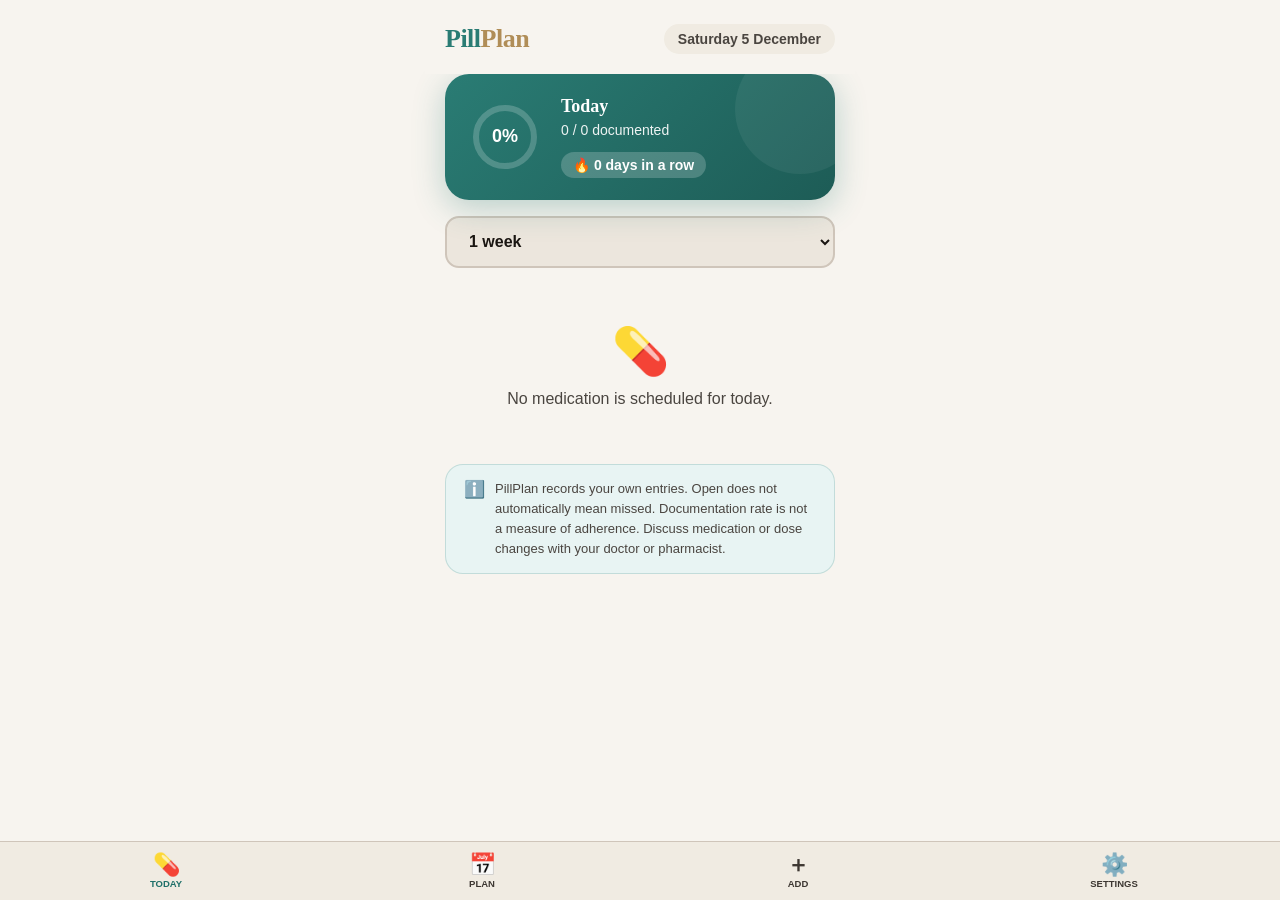
<file: pillplan-next/index.html>
<!doctype html>
<html lang="de" dir="ltr">
<head>
<meta charset="utf-8">
<meta name="viewport" content="width=device-width,initial-scale=1,viewport-fit=cover">
<meta name="theme-color" content="#f7f4ef">
<meta name="apple-mobile-web-app-capable" content="yes">
<meta name="apple-mobile-web-app-status-bar-style" content="default">
<meta name="apple-mobile-web-app-title" content="PillPlan">
<link rel="manifest" href="/pillplan-next/manifest.json">
<link rel="apple-touch-icon" href="/icon.png">
<link rel="stylesheet" href="/pillplan-next/design-master-v4.css?v=39-restore-selection">
<title>PillPlan v1.3-dev-restore.1</title>
</head>
<body>
<div id="app"></div>
<script src="/pillplan-next/core-v5.js?v=39-restore-selection"></script>
</body>
</html>
</file>
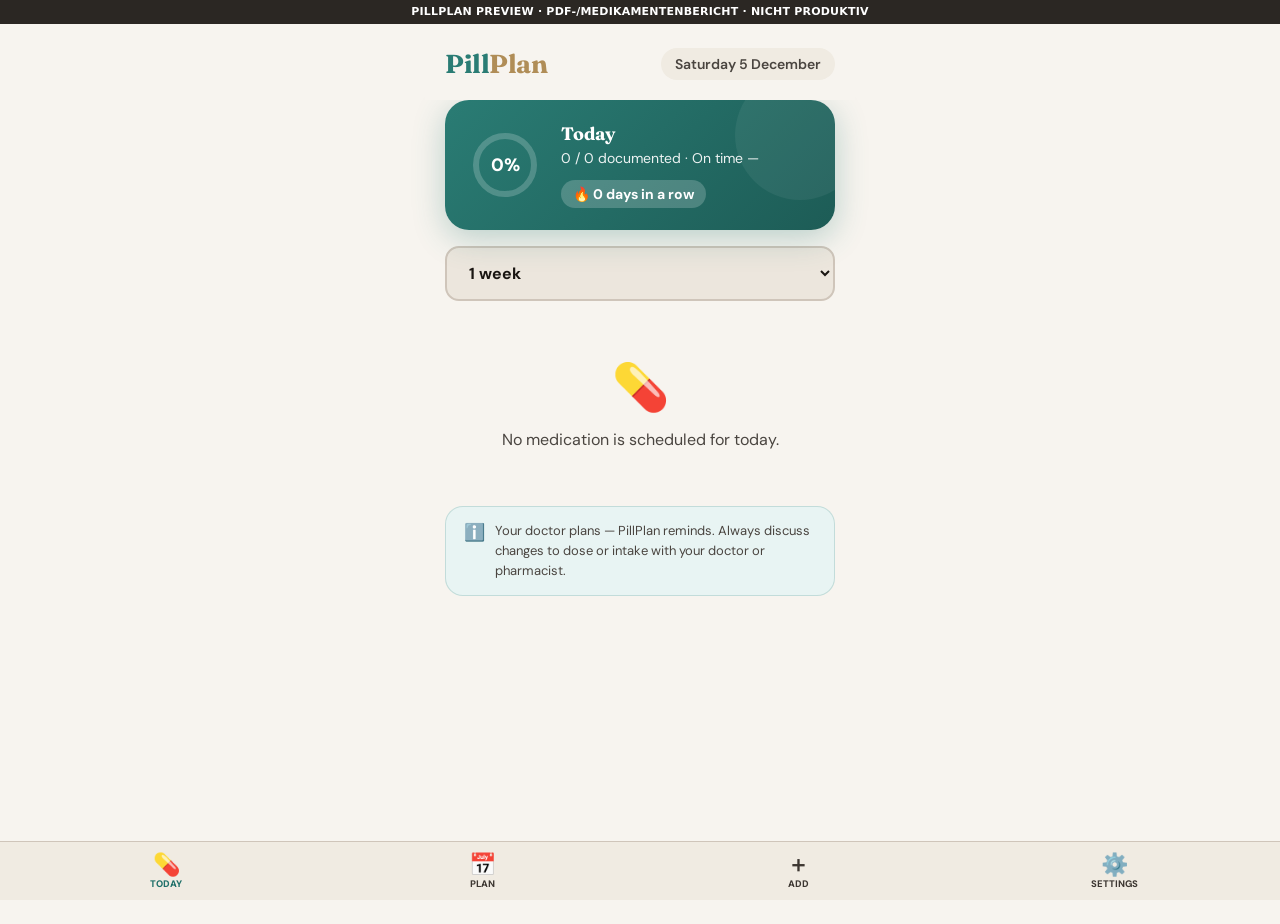
<file: pillplan-preview-pdf/index.html>
<!doctype html>
<html lang="de" dir="ltr">
<head>
<meta charset="utf-8">
<meta name="viewport" content="width=device-width,initial-scale=1,viewport-fit=cover">
<meta name="theme-color" content="#f7f4ef">
<meta name="robots" content="noindex,nofollow">
<title>PillPlan Preview – Medikamentenbericht</title>
<link rel="stylesheet" href="./design-master-v4.css?v=pdf-preview-1">
<style>
.preview-ribbon{position:fixed;z-index:9999;top:0;left:0;right:0;background:#2b2723;color:#fff;text-align:center;font:700 11px/1.3 system-ui;padding:5px 10px;letter-spacing:.02em}
body{padding-top:24px}
</style>
</head>
<body>
<div class="preview-ribbon">PILLPLAN PREVIEW · PDF-/MEDIKAMENTENBERICHT · NICHT PRODUKTIV</div>
<div id="app"></div>
<script src="./core-v5.js?v=pdf-preview-isolated-2"></script>
</body>
</html>
</file>
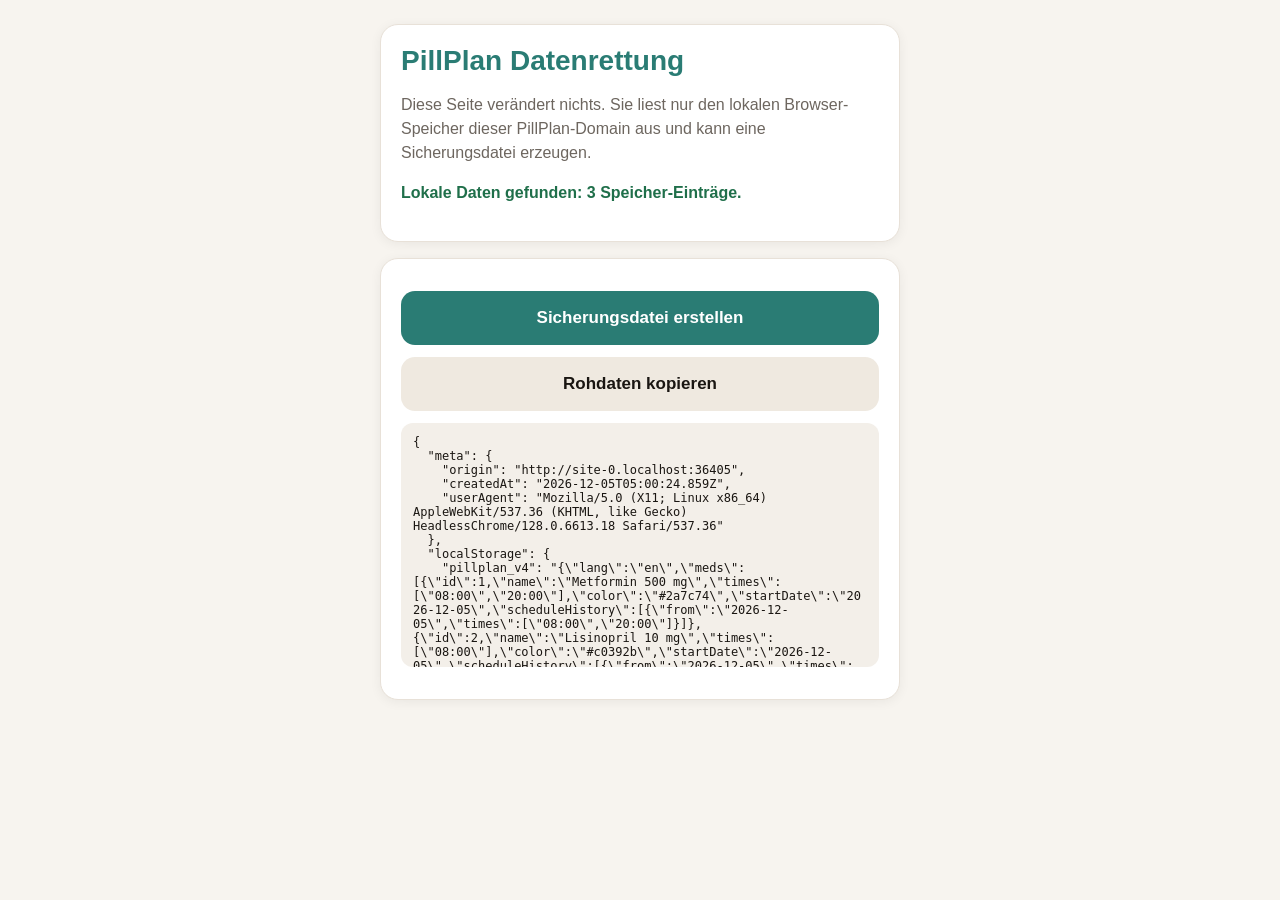
<file: pillplan-recovery.html>
<!DOCTYPE html>
<html lang="de">
<head>
<meta charset="UTF-8"/>
<meta name="viewport" content="width=device-width, initial-scale=1.0, viewport-fit=cover"/>
<title>PillPlan Datenrettung</title>
<style>
body{font-family:-apple-system,BlinkMacSystemFont,"Segoe UI",sans-serif;background:#f7f4ef;color:#1a1612;margin:0;padding:24px}
.wrap{max-width:520px;margin:0 auto}.card{background:#fff;border:1px solid #e8e1d8;border-radius:18px;padding:20px;margin-bottom:16px;box-shadow:0 2px 12px rgba(0,0,0,.06)}
h1{font-size:28px;margin:0 0 8px;color:#2a7c74}.muted{color:#6d665f;line-height:1.5}.ok{color:#1f6f4a;font-weight:700}.warn{color:#a33a2b;font-weight:700}
button{width:100%;min-height:54px;border:0;border-radius:14px;background:#2a7c74;color:#fff;font-size:17px;font-weight:700;margin-top:12px}button.secondary{background:#efe9e0;color:#1a1612}
pre{white-space:pre-wrap;word-break:break-word;background:#f3efe9;border-radius:12px;padding:12px;font-size:12px;max-height:220px;overflow:auto}
</style>
</head>
<body>
<div class="wrap">
  <div class="card">
    <h1>PillPlan Datenrettung</h1>
    <p class="muted">Diese Seite verändert nichts. Sie liest nur den lokalen Browser-Speicher dieser PillPlan-Domain aus und kann eine Sicherungsdatei erzeugen.</p>
    <p id="status" class="muted">Lokalen Speicher wird geprüft …</p>
  </div>
  <div class="card">
    <button id="exportBtn">Sicherungsdatei erstellen</button>
    <button id="copyBtn" class="secondary">Rohdaten kopieren</button>
    <pre id="preview">Noch keine Daten gelesen.</pre>
  </div>
</div>
<script>
(function(){
  const status=document.getElementById('status');
  const preview=document.getElementById('preview');
  function snapshot(){
    const data={meta:{origin:location.origin,createdAt:new Date().toISOString(),userAgent:navigator.userAgent},localStorage:{}};
    for(let i=0;i<localStorage.length;i++){
      const k=localStorage.key(i);
      data.localStorage[k]=localStorage.getItem(k);
    }
    return data;
  }
  function refresh(){
    try{
      const data=snapshot();
      const n=Object.keys(data.localStorage).length;
      status.innerHTML=n?'<span class="ok">Lokale Daten gefunden: '+n+' Speicher-Einträge.</span>':'<span class="warn">Keine lokalen PillPlan-Daten in diesem Browser-Kontext gefunden.</span>';
      preview.textContent=JSON.stringify(data,null,2);
      return data;
    }catch(e){
      status.innerHTML='<span class="warn">Lokaler Speicher konnte nicht gelesen werden.</span>';
      preview.textContent=String(e);
      return null;
    }
  }
  document.getElementById('exportBtn').addEventListener('click',()=>{
    const data=refresh(); if(!data) return;
    const blob=new Blob([JSON.stringify(data,null,2)],{type:'application/json'});
    const a=document.createElement('a');
    a.href=URL.createObjectURL(blob);
    a.download='PillPlan_Backup_'+new Date().toISOString().slice(0,10)+'.json';
    document.body.appendChild(a); a.click(); a.remove();
    setTimeout(()=>URL.revokeObjectURL(a.href),1000);
  });
  document.getElementById('copyBtn').addEventListener('click',async()=>{
    const data=refresh(); if(!data) return;
    try{await navigator.clipboard.writeText(JSON.stringify(data)); status.innerHTML='<span class="ok">Rohdaten kopiert.</span>';}catch(e){status.innerHTML='<span class="warn">Kopieren nicht möglich. Bitte Sicherungsdatei verwenden.</span>';}
  });
  refresh();
})();
</script>
</body>
</html>
</file>
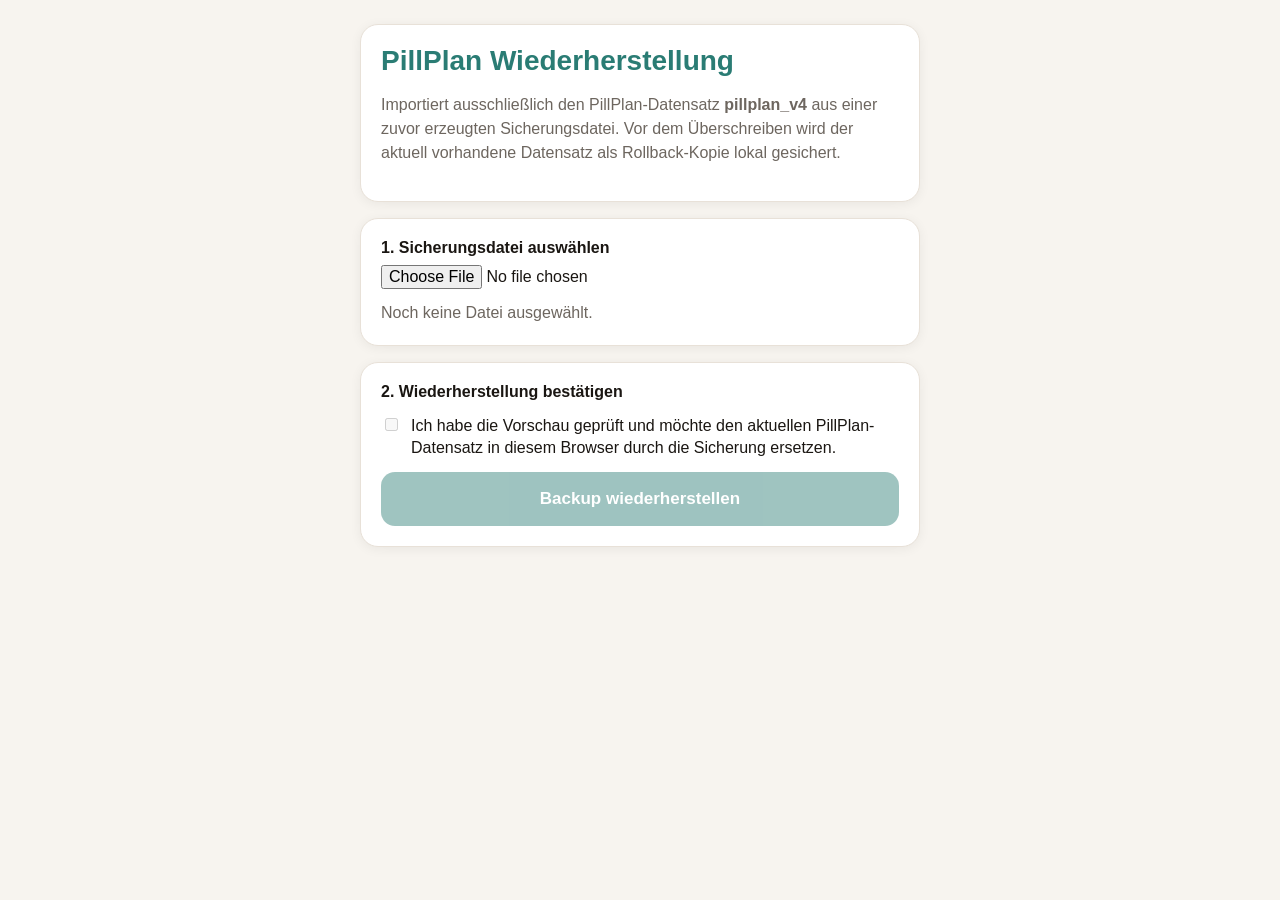
<file: pillplan-restore.html>
<!DOCTYPE html>
<html lang="de">
<head>
<meta charset="UTF-8"/>
<meta name="viewport" content="width=device-width, initial-scale=1.0, viewport-fit=cover"/>
<title>PillPlan Wiederherstellung</title>
<style>
body{font-family:-apple-system,BlinkMacSystemFont,"Segoe UI",sans-serif;background:#f7f4ef;color:#1a1612;margin:0;padding:24px}.wrap{max-width:560px;margin:0 auto}.card{background:#fff;border:1px solid #e8e1d8;border-radius:18px;padding:20px;margin-bottom:16px;box-shadow:0 2px 12px rgba(0,0,0,.06)}h1{font-size:28px;margin:0 0 8px;color:#2a7c74}.muted{color:#6d665f;line-height:1.5}.ok{color:#1f6f4a;font-weight:700}.warn{color:#a33a2b;font-weight:700}.meta{background:#f3efe9;border-radius:12px;padding:12px;line-height:1.5;margin-top:12px}input[type=file]{width:100%;font-size:16px;margin-top:8px}button{width:100%;min-height:54px;border:0;border-radius:14px;background:#2a7c74;color:#fff;font-size:17px;font-weight:700;margin-top:12px}button.secondary{background:#efe9e0;color:#1a1612}button:disabled{opacity:.45}.confirm{display:flex;gap:10px;align-items:flex-start;margin-top:14px;line-height:1.4}.confirm input{margin-top:3px}.hidden{display:none}</style>
</head>
<body>
<div class="wrap">
  <div class="card">
    <h1>PillPlan Wiederherstellung</h1>
    <p class="muted">Importiert ausschließlich den PillPlan-Datensatz <strong>pillplan_v4</strong> aus einer zuvor erzeugten Sicherungsdatei. Vor dem Überschreiben wird der aktuell vorhandene Datensatz als Rollback-Kopie lokal gesichert.</p>
  </div>
  <div class="card">
    <label for="file"><strong>1. Sicherungsdatei auswählen</strong></label>
    <input id="file" type="file" accept="application/json,.json"/>
    <div id="status" class="muted" style="margin-top:12px">Noch keine Datei ausgewählt.</div>
    <div id="preview" class="meta hidden"></div>
  </div>
  <div class="card">
    <strong>2. Wiederherstellung bestätigen</strong>
    <label class="confirm"><input id="confirm" type="checkbox" disabled/><span>Ich habe die Vorschau geprüft und möchte den aktuellen PillPlan-Datensatz in diesem Browser durch die Sicherung ersetzen.</span></label>
    <button id="restore" disabled>Backup wiederherstellen</button>
    <button id="open" class="secondary hidden">PillPlan öffnen</button>
  </div>
</div>
<script>
(function(){
  const file=document.getElementById('file'),status=document.getElementById('status'),preview=document.getElementById('preview'),confirm=document.getElementById('confirm'),restore=document.getElementById('restore'),open=document.getElementById('open');
  let candidate=null;
  function fail(msg){candidate=null;status.innerHTML='<span class="warn">'+msg+'</span>';preview.classList.add('hidden');confirm.checked=false;confirm.disabled=true;restore.disabled=true;open.classList.add('hidden');}
  function validateOuter(data){
    if(!data||typeof data!=='object'||!data.localStorage||typeof data.localStorage!=='object') throw new Error('Keine gültige PillPlan-Sicherungsdatei.');
    const raw=data.localStorage.pillplan_v4;
    if(typeof raw!=='string'||!raw.trim()) throw new Error('Der Datensatz pillplan_v4 fehlt.');
    let state; try{state=JSON.parse(raw);}catch(e){throw new Error('pillplan_v4 ist beschädigt oder nicht lesbar.');}
    if(!state||typeof state!=='object'||!Array.isArray(state.meds)||!state.taken||typeof state.taken!=='object') throw new Error('Die Sicherung enthält keine vollständige PillPlan-Struktur.');
    return {raw,state,meta:data.meta||{}};
  }
  file.addEventListener('change',()=>{
    const f=file.files&&file.files[0]; if(!f){fail('Keine Datei ausgewählt.');return;}
    const r=new FileReader();
    r.onload=()=>{
      try{
        const parsed=JSON.parse(r.result),v=validateOuter(parsed),meds=v.state.meds.length,taken=Object.keys(v.state.taken).length;
        candidate=v;
        const names=v.state.meds.map(m=>m&&m.name?m.name:'Unbenannt').join(', ');
        status.innerHTML='<span class="ok">Sicherung geprüft – technisch gültig.</span>';
        preview.innerHTML='<strong>Gefundene Medikamente:</strong> '+meds+'<br><strong>Einnahme-Einträge:</strong> '+taken+'<br><strong>Medikamente:</strong> '+names+(v.meta.createdAt?'<br><strong>Backup erstellt:</strong> '+v.meta.createdAt:'');
        preview.classList.remove('hidden');confirm.disabled=false;restore.disabled=!confirm.checked;
      }catch(e){fail(e.message||'Sicherung konnte nicht geprüft werden.');}
    };
    r.onerror=()=>fail('Datei konnte nicht gelesen werden.');
    r.readAsText(f);
  });
  confirm.addEventListener('change',()=>{restore.disabled=!(candidate&&confirm.checked);});
  restore.addEventListener('click',()=>{
    if(!candidate||!confirm.checked)return;
    try{
      const existing=localStorage.getItem('pillplan_v4');
      if(existing!==null){
        const rollback={savedAt:new Date().toISOString(),value:existing};
        localStorage.setItem('pillplan_restore_previous',JSON.stringify(rollback));
      }
      localStorage.setItem('pillplan_v4',candidate.raw);
      const verify=localStorage.getItem('pillplan_v4');
      if(verify!==candidate.raw) throw new Error('Verifikation fehlgeschlagen.');
      status.innerHTML='<span class="ok">Wiederherstellung erfolgreich und verifiziert.</span>';
      restore.disabled=true;confirm.disabled=true;file.disabled=true;open.classList.remove('hidden');
    }catch(e){status.innerHTML='<span class="warn">Wiederherstellung fehlgeschlagen: '+String(e.message||e)+'</span>';}
  });
  open.addEventListener('click',()=>{location.href='/';});
})();
</script>
</body>
</html>
</file>
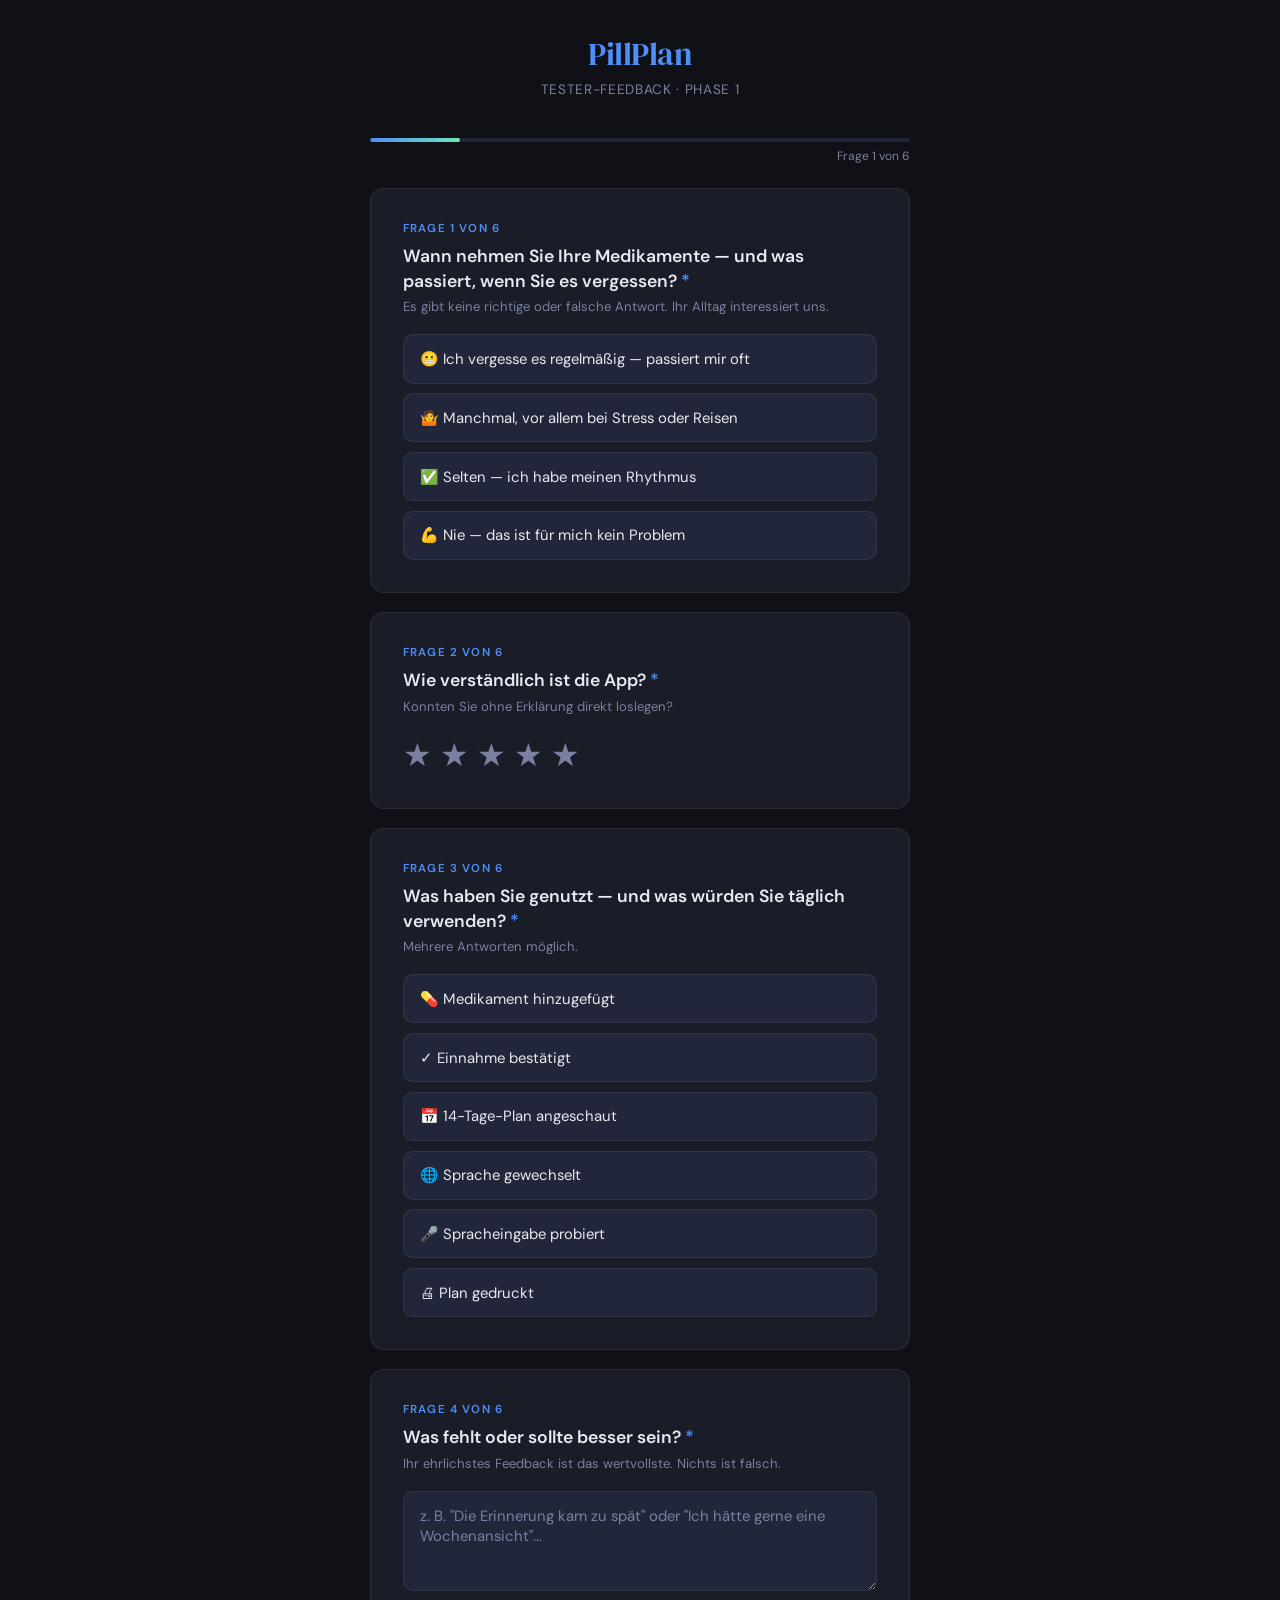
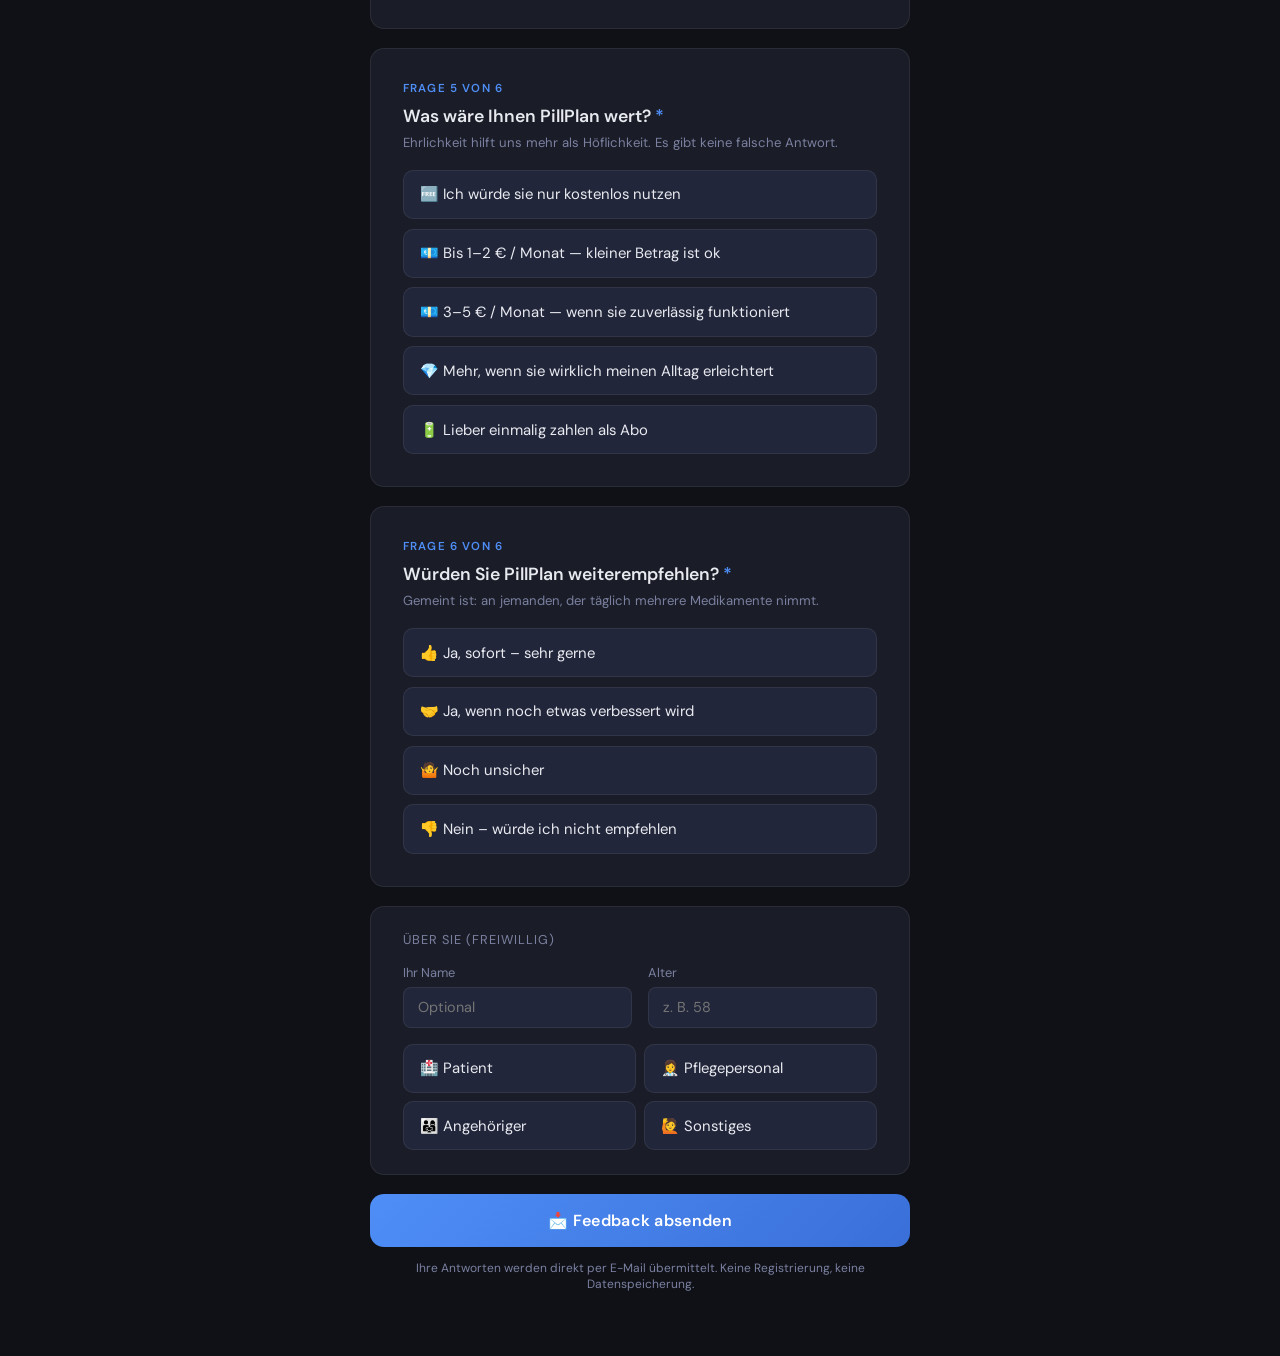
<file: PillPlan_Feedback.html>
<!DOCTYPE html>
<html lang="de">
<head>
  <meta charset="UTF-8" />
  <meta name="viewport" content="width=device-width, initial-scale=1.0, viewport-fit=cover" />
  <title>PillPlan – Ihr Feedback</title>
  <style>
    @import url('https://fonts.googleapis.com/css2?family=DM+Sans:wght@300;400;500;600&family=DM+Serif+Display&display=swap');
    :root {
      --bg: #0f1117; --surface: #1a1d27; --surface2: #22263a;
      --accent: #4f8ef7; --accent2: #6ee7b7;
      --text: #e8eaf0; --muted: #7b80a0;
      --border: rgba(255,255,255,0.07); --radius: 14px;
    }
    * { box-sizing: border-box; margin: 0; padding: 0; }
    body {
      font-family: 'DM Sans', sans-serif;
      background: var(--bg); color: var(--text);
      min-height: 100vh; display: flex; flex-direction: column;
      align-items: center; padding: 2rem 1rem 4rem;
    }
    header { text-align: center; margin-bottom: 2.5rem; }
    .logo { font-family: 'DM Serif Display', serif; font-size: 2rem; color: var(--accent); letter-spacing: -0.5px; }
    .subtitle { font-size: 0.85rem; color: var(--muted); margin-top: 0.3rem; letter-spacing: 0.05em; text-transform: uppercase; }
    .card {
      background: var(--surface); border: 1px solid var(--border);
      border-radius: var(--radius); padding: 2rem;
      width: 100%; max-width: 540px; margin-bottom: 1.2rem;
    }
    .q-label { font-size: 0.72rem; text-transform: uppercase; letter-spacing: 0.1em; color: var(--accent); margin-bottom: 0.5rem; font-weight: 600; }
    .q-title { font-size: 1.1rem; font-weight: 600; color: var(--text); margin-bottom: 0.3rem; line-height: 1.4; }
    .q-hint { font-size: 0.82rem; color: var(--muted); margin-bottom: 1.2rem; }
    .options { display: flex; flex-direction: column; gap: 0.6rem; }
    .option {
      display: flex; align-items: center; gap: 0.75rem;
      padding: 0.85rem 1rem; border: 1px solid var(--border);
      border-radius: 10px; cursor: pointer; transition: all 0.18s ease;
      background: var(--surface2); font-size: 0.93rem;
    }
    .option:hover { border-color: var(--accent); background: rgba(79,142,247,0.08); }
    .option.selected { border-color: var(--accent); background: rgba(79,142,247,0.15); color: #fff; }
    .option input[type="radio"], .option input[type="checkbox"] { display: none; }
    .stars { display: flex; gap: 0.5rem; margin-top: 0.3rem; }
    .star { font-size: 2rem; cursor: pointer; color: var(--muted); transition: color 0.15s; user-select: none; }
    .star.lit { color: #f5c518; }
    textarea {
      width: 100%; background: var(--surface2); border: 1px solid var(--border);
      border-radius: 10px; color: var(--text); font-family: 'DM Sans', sans-serif;
      font-size: 0.93rem; padding: 0.85rem 1rem; resize: vertical;
      min-height: 100px; outline: none; transition: border-color 0.18s;
    }
    textarea:focus { border-color: var(--accent); }
    textarea::placeholder { color: var(--muted); }
    .check-grid { display: flex; flex-direction: column; gap: 0.6rem; }
    .progress-wrap { width: 100%; max-width: 540px; margin-bottom: 1.5rem; }
    .progress-bar-bg { height: 4px; background: var(--surface2); border-radius: 2px; overflow: hidden; }
    .progress-bar-fill { height: 100%; background: linear-gradient(90deg, var(--accent), var(--accent2)); border-radius: 2px; transition: width 0.4s ease; }
    .progress-label { font-size: 0.75rem; color: var(--muted); text-align: right; margin-top: 0.4rem; }
    .optional-card {
      background: var(--surface); border: 1px solid var(--border);
      border-radius: var(--radius); padding: 1.5rem 2rem;
      width: 100%; max-width: 540px; margin-bottom: 1.2rem;
    }
    .optional-title { font-size: 0.8rem; text-transform: uppercase; letter-spacing: 0.08em; color: var(--muted); margin-bottom: 1rem; }
    .field-row { display: flex; gap: 1rem; }
    .field { flex: 1; display: flex; flex-direction: column; gap: 0.4rem; }
    .field label { font-size: 0.8rem; color: var(--muted); }
    .field input {
      background: var(--surface2); border: 1px solid var(--border);
      border-radius: 8px; color: var(--text); font-family: 'DM Sans', sans-serif;
      font-size: 0.9rem; padding: 0.65rem 0.85rem; outline: none; transition: border-color 0.18s;
    }
    .field input:focus { border-color: var(--accent); }
    .btn-submit {
      width: 100%; max-width: 540px; padding: 1rem;
      background: linear-gradient(135deg, var(--accent), #3a6fd8);
      color: #fff; border: none; border-radius: var(--radius);
      font-family: 'DM Sans', sans-serif; font-size: 1rem; font-weight: 600;
      cursor: pointer; transition: opacity 0.2s, transform 0.15s; letter-spacing: 0.02em;
    }
    .btn-submit:hover { opacity: 0.9; transform: translateY(-1px); }
    .btn-submit:active { transform: translateY(0); }
    .data-note { font-size: 0.75rem; color: var(--muted); text-align: center; margin-top: 0.8rem; max-width: 540px; }
    #thankyou { display: none; text-align: center; padding: 3rem 1rem; max-width: 540px; }
    #thankyou .big { font-size: 3rem; margin-bottom: 1rem; }
    #thankyou h2 { font-family: 'DM Serif Display', serif; font-size: 1.6rem; margin-bottom: 0.5rem; }
    #thankyou p { color: var(--muted); font-size: 0.95rem; }
    .required-star { color: var(--accent); }
  </style>
</head>
<body>

<header>
  <div class="logo">PillPlan</div>
  <div class="subtitle">Tester-Feedback · Phase 1</div>
</header>

<div class="progress-wrap">
  <div class="progress-bar-bg">
    <div class="progress-bar-fill" id="progressFill" style="width:16.6%"></div>
  </div>
  <div class="progress-label" id="progressLabel">Frage 1 von 6</div>
</div>

<form id="feedbackForm">

  <!-- FRAGE 1 — Schmerzpunkt -->
  <div class="card">
    <div class="q-label">Frage 1 von 6</div>
    <div class="q-title">Wann nehmen Sie Ihre Medikamente — und was passiert, wenn Sie es vergessen? <span class="required-star">*</span></div>
    <div class="q-hint">Es gibt keine richtige oder falsche Antwort. Ihr Alltag interessiert uns.</div>
    <div class="options" id="q1">
      <label class="option"><input type="radio" name="q1" value="vergesse_oft" /> 😬 Ich vergesse es regelmäßig — passiert mir oft</label>
      <label class="option"><input type="radio" name="q1" value="manchmal" /> 🤷 Manchmal, vor allem bei Stress oder Reisen</label>
      <label class="option"><input type="radio" name="q1" value="selten" /> ✅ Selten — ich habe meinen Rhythmus</label>
      <label class="option"><input type="radio" name="q1" value="nie" /> 💪 Nie — das ist für mich kein Problem</label>
    </div>
  </div>

  <!-- FRAGE 2 — Verständlichkeit -->
  <div class="card">
    <div class="q-label">Frage 2 von 6</div>
    <div class="q-title">Wie verständlich ist die App? <span class="required-star">*</span></div>
    <div class="q-hint">Konnten Sie ohne Erklärung direkt loslegen?</div>
    <div class="stars" id="starsQ2">
      <span class="star" data-val="1">★</span>
      <span class="star" data-val="2">★</span>
      <span class="star" data-val="3">★</span>
      <span class="star" data-val="4">★</span>
      <span class="star" data-val="5">★</span>
    </div>
    <input type="hidden" name="q2_stars" id="q2_stars" />
  </div>

  <!-- FRAGE 3 — Features genutzt -->
  <div class="card">
    <div class="q-label">Frage 3 von 6</div>
    <div class="q-title">Was haben Sie genutzt — und was würden Sie täglich verwenden? <span class="required-star">*</span></div>
    <div class="q-hint">Mehrere Antworten möglich.</div>
    <div class="check-grid" id="q3">
      <label class="option"><input type="checkbox" name="q3" value="medikament" /> 💊 Medikament hinzugefügt</label>
      <label class="option"><input type="checkbox" name="q3" value="einnahme" /> ✓ Einnahme bestätigt</label>
      <label class="option"><input type="checkbox" name="q3" value="plan" /> 📅 14-Tage-Plan angeschaut</label>
      <label class="option"><input type="checkbox" name="q3" value="sprache" /> 🌐 Sprache gewechselt</label>
      <label class="option"><input type="checkbox" name="q3" value="spracheingabe" /> 🎤 Spracheingabe probiert</label>
      <label class="option"><input type="checkbox" name="q3" value="drucken" /> 🖨 Plan gedruckt</label>
    </div>
  </div>

  <!-- FRAGE 4 — Verbesserungen -->
  <div class="card">
    <div class="q-label">Frage 4 von 6</div>
    <div class="q-title">Was fehlt oder sollte besser sein? <span class="required-star">*</span></div>
    <div class="q-hint">Ihr ehrlichstes Feedback ist das wertvollste. Nichts ist falsch.</div>
    <textarea name="q4" placeholder='z. B. "Die Erinnerung kam zu spät" oder "Ich hätte gerne eine Wochenansicht"...'></textarea>
  </div>

  <!-- FRAGE 5 — Zahlungsbereitschaft -->
  <div class="card">
    <div class="q-label">Frage 5 von 6</div>
    <div class="q-title">Was wäre Ihnen PillPlan wert? <span class="required-star">*</span></div>
    <div class="q-hint">Ehrlichkeit hilft uns mehr als Höflichkeit. Es gibt keine falsche Antwort.</div>
    <div class="options" id="q5">
      <label class="option"><input type="radio" name="q5" value="kostenlos" /> 🆓 Ich würde sie nur kostenlos nutzen</label>
      <label class="option"><input type="radio" name="q5" value="1-2" /> 💶 Bis 1–2 € / Monat — kleiner Betrag ist ok</label>
      <label class="option"><input type="radio" name="q5" value="3-5" /> 💶 3–5 € / Monat — wenn sie zuverlässig funktioniert</label>
      <label class="option"><input type="radio" name="q5" value="mehr" /> 💎 Mehr, wenn sie wirklich meinen Alltag erleichtert</label>
      <label class="option"><input type="radio" name="q5" value="einmalig" /> 🔋 Lieber einmalig zahlen als Abo</label>
    </div>
  </div>

  <!-- FRAGE 6 — Weiterempfehlung -->
  <div class="card">
    <div class="q-label">Frage 6 von 6</div>
    <div class="q-title">Würden Sie PillPlan weiterempfehlen? <span class="required-star">*</span></div>
    <div class="q-hint">Gemeint ist: an jemanden, der täglich mehrere Medikamente nimmt.</div>
    <div class="options" id="q6">
      <label class="option"><input type="radio" name="q6" value="ja_sofort" /> 👍 Ja, sofort – sehr gerne</label>
      <label class="option"><input type="radio" name="q6" value="ja_wenn" /> 🤝 Ja, wenn noch etwas verbessert wird</label>
      <label class="option"><input type="radio" name="q6" value="unsicher" /> 🤷 Noch unsicher</label>
      <label class="option"><input type="radio" name="q6" value="nein" /> 👎 Nein – würde ich nicht empfehlen</label>
    </div>
  </div>

  <!-- Optional -->
  <div class="optional-card">
    <div class="optional-title">Über Sie (freiwillig)</div>
    <div class="field-row">
      <div class="field">
        <label>Ihr Name</label>
        <input type="text" name="name" placeholder="Optional" />
      </div>
      <div class="field">
        <label>Alter</label>
        <input type="number" name="alter" placeholder="z. B. 58" min="10" max="110" />
      </div>
    </div>
    <div style="margin-top:1rem;">
      <div class="options" id="qBg" style="flex-direction:row;flex-wrap:wrap;gap:0.5rem;">
        <label class="option" style="flex:1;min-width:160px;"><input type="radio" name="hintergrund" value="patient" /> 🏥 Patient</label>
        <label class="option" style="flex:1;min-width:160px;"><input type="radio" name="hintergrund" value="pflege" /> 👩‍⚕️ Pflegepersonal</label>
        <label class="option" style="flex:1;min-width:160px;"><input type="radio" name="hintergrund" value="angehoerig" /> 👨‍👩‍👧 Angehöriger</label>
        <label class="option" style="flex:1;min-width:160px;"><input type="radio" name="hintergrund" value="sonstiges" /> 🙋 Sonstiges</label>
      </div>
    </div>
  </div>

  <button type="submit" class="btn-submit">📩 Feedback absenden</button>
  <p class="data-note">Ihre Antworten werden direkt per E-Mail übermittelt. Keine Registrierung, keine Datenspeicherung.</p>

</form>

<div id="thankyou">
  <div class="big">🙏</div>
  <h2>Vielen Dank!</h2>
  <p>Ihr Feedback ist angekommen und hilft dabei,<br/>PillPlan für alle Patienten besser zu machen.</p>
</div>

<script>
  var EMAIL = "thomasreidel@me.com";

  // Star rating
  var stars = document.querySelectorAll('#starsQ2 .star');
  stars.forEach(function(star) {
    star.addEventListener('click', function() {
      var val = parseInt(star.dataset.val);
      document.getElementById('q2_stars').value = val;
      stars.forEach(function(s, i) { s.classList.toggle('lit', i < val); });
      updateProgress();
    });
  });

  // Option selection
  document.querySelectorAll('.option').forEach(function(opt) {
    opt.addEventListener('click', function() {
      var input = opt.querySelector('input');
      if (input.type === 'radio') {
        var group = document.querySelectorAll('input[name="' + input.name + '"]');
        group.forEach(function(r) { r.closest('.option').classList.remove('selected'); });
        opt.classList.add('selected');
      } else {
        opt.classList.toggle('selected', input.checked);
      }
      updateProgress();
    });
  });

  // Progress
  function updateProgress() {
    var total = 6; var filled = 0;
    if (document.querySelector('input[name="q1"]:checked')) filled++;
    if (document.getElementById('q2_stars').value) filled++;
    if (document.querySelector('input[name="q3"]:checked')) filled++;
    if (document.querySelector('textarea[name="q4"]').value.trim()) filled++;
    if (document.querySelector('input[name="q5"]:checked')) filled++;
    if (document.querySelector('input[name="q6"]:checked')) filled++;
    var pct = Math.max(16.6, (filled / total) * 100);
    document.getElementById('progressFill').style.width = pct + '%';
    document.getElementById('progressLabel').textContent = 'Frage ' + Math.min(filled + 1, total) + ' von ' + total;
  }
  document.querySelector('textarea[name="q4"]').addEventListener('input', updateProgress);

  // Submit → mailto
  document.getElementById('feedbackForm').addEventListener('submit', function(e) {
    e.preventDefault();
    var q1 = document.querySelector('input[name="q1"]:checked');
    var q2 = document.getElementById('q2_stars').value;
    var q3checked = document.querySelectorAll('input[name="q3"]:checked');
    var q4 = document.querySelector('textarea[name="q4"]').value.trim();
    var q5 = document.querySelector('input[name="q5"]:checked');
    var q6 = document.querySelector('input[name="q6"]:checked');

    if (!q1 || !q2 || !q3checked.length || !q4 || !q5 || !q6) {
      alert('Bitte beantworten Sie alle Pflichtfragen (markiert mit *).');
      return;
    }

    var q3vals = [];
    q3checked.forEach(function(c) { q3vals.push(c.value); });

    var name = document.querySelector('input[name="name"]').value || '-';
    var alter = document.querySelector('input[name="alter"]').value || '-';
    var hg = document.querySelector('input[name="hintergrund"]:checked');
    var hgval = hg ? hg.value : '-';

    var body = "PillPlan Feedback v2\n";
    body += "====================\n\n";
    body += "F1 – Medikamentenalltag: " + q1.value + "\n";
    body += "F2 – Verstaendlichkeit: " + q2 + "/5 Sterne\n";
    body += "F3 – Genutzte Features: " + q3vals.join(', ') + "\n";
    body += "F4 – Verbesserungen: " + q4 + "\n";
    body += "F5 – Zahlungsbereitschaft: " + q5.value + "\n";
    body += "F6 – Weiterempfehlung: " + q6.value + "\n\n";
    body += "--- Optional ---\n";
    body += "Name: " + name + "\n";
    body += "Alter: " + alter + "\n";
    body += "Hintergrund: " + hgval + "\n";

    var subject = "PillPlan Feedback v2 – " + new Date().toLocaleDateString('de-DE');
    window.location.href = "mailto:" + EMAIL +
      "?subject=" + encodeURIComponent(subject) +
      "&body=" + encodeURIComponent(body);

    setTimeout(function() {
      document.getElementById('feedbackForm').style.display = 'none';
      document.querySelector('.progress-wrap').style.display = 'none';
      document.getElementById('thankyou').style.display = 'block';
    }, 1000);
  });
</script>
</body>
</html>
</file>
<file: pillplan-next/design-master-v4.css>
@import url('/pillplan-next/design-master.css?v=4-privacy');

/* PillPlan Visual Audit refinement v4 */
.tabs{display:none!important}
.content{padding-top:2px}
button{color:inherit}
.check-btn-neutral{background:#ded8cf;color:#2f2a26;box-shadow:none;border:2px solid #8f877e}
.dose-card.unrated{background:#ebe6df;border-color:#bcb3a9}
.dose-card.unrated .dose-icon{background:#ddd6cd!important;color:#2f2a26}
.dose-card.unrated .dose-status{color:#4f4943}
.all-done{background:linear-gradient(180deg,#eef7f5 0%,#e3f0ee 100%);border:1.5px solid rgba(42,124,116,.34);border-radius:20px;padding:18px 16px;margin-bottom:14px;box-shadow:0 3px 14px rgba(42,124,116,.07)}
.all-done-icon{width:44px;height:44px;margin-bottom:10px}
.all-done-text{font-size:20px}
.all-done-sub{font-size:13px;color:var(--ink2);margin-top:5px}
.plan-med-header{position:relative;padding-right:2px}
.med-menu{position:relative;flex-shrink:0}
.med-menu>summary{list-style:none;width:38px;height:38px;border-radius:50%;display:flex;align-items:center;justify-content:center;background:#e8e1d7;color:#302b27;font-size:18px;font-weight:800;letter-spacing:1px;cursor:pointer;border:1px solid #cfc5ba}
.med-menu>summary::-webkit-details-marker{display:none}
.med-menu[open]>summary{background:var(--teal-bg);color:var(--teal)}
.med-menu-popover{position:absolute;right:0;top:44px;min-width:150px;background:#fff;border:1px solid #d3c9be;border-radius:14px;padding:6px;box-shadow:0 10px 30px rgba(26,22,18,.16);z-index:30}
.med-menu-popover button{display:block;width:100%;text-align:left;background:transparent;color:var(--ink);padding:11px 12px;border-radius:10px;font-size:14px;font-weight:700}
.med-menu-popover button:active{background:var(--cream2)}
.med-menu-popover button.danger{color:var(--red)}
.med-menu-popover button:disabled{opacity:.4}

/* Accessibility pass: retain original v1.1 palette, but increase separation and contrast. */
.period-select{background:#ece6dd;border-color:#cfc5ba;color:#1a1612;box-shadow:none}
.status-legend{background:#f1ebe3;border-color:#cfc5ba}
.status-legend summary{color:#1a1612}
.status-legend-body{border-top-color:#cfc5ba;background:#f7f3ed}
.section-label{color:#3f3934;font-weight:800}
.plan-med{padding:14px 0 18px;border-bottom:1px solid #d8cfc4;margin-bottom:8px}
.plan-med:last-of-type{border-bottom:0}
.plan-med-name{color:#171411}
.plan-med-time{color:#4d4741}
.day-cell{background:#e5ddd2;border:1.5px solid #c8bdb0;color:#171411}
.day-wd{color:#38322d;font-weight:900}
.day-num{color:#171411;font-weight:900}
.day-ico{color:#332e29}
.day-cell.today{border-color:#6f6962;border-width:3px;box-shadow:inset 0 0 0 1px rgba(255,255,255,.55)}
.day-cell.done{background:var(--teal);border-color:#1e625c;color:#fff}
.day-cell.tier-yellow{background:#d7b46a;border-color:#8b692b;color:#171411}
.day-cell.tier-red{background:#c94a3b;border-color:#8f291f;color:#fff}
.day-cell.unrated{background:#d9d2c9;border-color:#777068;color:#24201d}
.day-cell.partial{background:#d8ebe8;border-color:#2a7c74;border-width:3px}
.day-cell.done .day-wd,.day-cell.done .day-num,.day-cell.done .day-ico,.day-cell.tier-red .day-wd,.day-cell.tier-red .day-num,.day-cell.tier-red .day-ico{color:#fff}
.day-cell.tier-yellow .day-wd,.day-cell.tier-yellow .day-num,.day-cell.tier-yellow .day-ico{color:#171411}
.day-cell.unrated .day-wd,.day-cell.unrated .day-num,.day-cell.unrated .day-ico{color:#24201d}
.status-swatch.open{background:#e5ddd2;border-color:#9d9287;color:#1f1b18}
.bottom-nav{grid-template-columns:repeat(4,minmax(0,1fr));padding-left:max(8px,env(safe-area-inset-left));padding-right:max(8px,env(safe-area-inset-right));background:rgba(240,235,226,.98);border-top-color:#cfc5ba}
.nav{font-size:9.5px;line-height:1.15;min-width:0;color:#3d3732}
.nav.active{color:#1f7069}
.nav span:last-child{display:block;overflow:hidden;text-overflow:ellipsis;white-space:nowrap}
.compact-select{min-height:42px;max-width:155px;padding:8px 30px 8px 10px;border:1.5px solid #bdb2a6;border-radius:12px;background:#ece6dd;color:#171411;font-weight:700}

/* RTL support for Arabic */
[dir="rtl"] .header-row,[dir="rtl"] .progress-card,[dir="rtl"] .plan-med-header,[dir="rtl"] .settings-row,[dir="rtl"] .streak-row,[dir="rtl"] .next-banner,[dir="rtl"] .disclaimer{flex-direction:row-reverse}
[dir="rtl"] .plan-med-name,[dir="rtl"] .plan-med-time,[dir="rtl"] .dose-name,[dir="rtl"] .dose-time,[dir="rtl"] .dose-status,[dir="rtl"] .doctor-note,[dir="rtl"] .settings-row-label,[dir="rtl"] .settings-row-sub,[dir="rtl"] .form-label,[dir="rtl"] .form-input{text-align:right}
[dir="rtl"] .med-menu-popover{right:auto;left:0}
[dir="rtl"] .med-menu-popover button{text-align:right}
[dir="rtl"] .compact-select{padding:8px 10px 8px 30px}

@media(max-width:390px){.nav{font-size:9px}.nav-icon{font-size:21px}.content{padding-left:16px;padding-right:16px}.compact-select{max-width:140px}}

/* Documentation actions: one clearly labelled current-intake action, separate backfill. */
.dose-card{flex-wrap:wrap}.dose-name{white-space:normal;overflow:visible}.pp-dose-actions{width:100%;display:grid;gap:6px}.pp-dose-actions .check-btn{width:100%;height:auto;min-height:48px;font-size:17px;padding:12px;white-space:normal}.pp-earlier{min-height:44px;border-radius:10px;background:transparent;color:#235e59;text-decoration:underline;text-underline-offset:3px;font-size:16px;font-weight:600;padding:10px}.pp-dose-actions .check-btn-off{background:#2a7c74;color:#fff}.dose-card.done .pp-dose-actions,.dose-card.unrated .pp-dose-actions{margin-top:-4px}.pp-dose-actions .pp-earlier{justify-self:start;text-align:start}#pp-more-details{margin-top:16px;border-top:1px solid #cfc5ba;padding-top:8px}#pp-more-details summary{min-height:44px;display:list-item;align-content:center;font-size:16px;font-weight:600;cursor:pointer}.pp-dose-actions button:focus-visible{outline:3px solid #245baf;outline-offset:2px}.pp-modal-card [hidden]{display:none!important}.pp-modal-card .form-label{letter-spacing:0;text-transform:none} .pp-report-status.not_taken,.pp-report-status.unknown{color:#4f4943}
</file>
<file: pillplan-preview-pdf/design-master-v4.css>
@import url('./design-master.css?v=pdf-preview-1');

/* PillPlan Visual Audit refinement v4 */
.tabs{display:none!important}
.content{padding-top:2px}
button{color:inherit}
.check-btn-neutral{background:#ded8cf;color:#2f2a26;box-shadow:none;border:2px solid #8f877e}
.dose-card.unrated{background:#ebe6df;border-color:#bcb3a9}
.dose-card.unrated .dose-icon{background:#ddd6cd!important;color:#2f2a26}
.dose-card.unrated .dose-status{color:#4f4943}
.all-done{background:linear-gradient(180deg,#eef7f5 0%,#e3f0ee 100%);border:1.5px solid rgba(42,124,116,.34);border-radius:20px;padding:18px 16px;margin-bottom:14px;box-shadow:0 3px 14px rgba(42,124,116,.07)}
.all-done-icon{width:44px;height:44px;margin-bottom:10px}
.all-done-text{font-size:20px}
.all-done-sub{font-size:13px;color:var(--ink2);margin-top:5px}
.plan-med-header{position:relative;padding-right:2px}
.med-menu{position:relative;flex-shrink:0}
.med-menu>summary{list-style:none;width:38px;height:38px;border-radius:50%;display:flex;align-items:center;justify-content:center;background:#e8e1d7;color:#302b27;font-size:18px;font-weight:800;letter-spacing:1px;cursor:pointer;border:1px solid #cfc5ba}
.med-menu>summary::-webkit-details-marker{display:none}
.med-menu[open]>summary{background:var(--teal-bg);color:var(--teal)}
.med-menu-popover{position:absolute;right:0;top:44px;min-width:150px;background:#fff;border:1px solid #d3c9be;border-radius:14px;padding:6px;box-shadow:0 10px 30px rgba(26,22,18,.16);z-index:30}
.med-menu-popover button{display:block;width:100%;text-align:left;background:transparent;color:var(--ink);padding:11px 12px;border-radius:10px;font-size:14px;font-weight:700}
.med-menu-popover button:active{background:var(--cream2)}
.med-menu-popover button.danger{color:var(--red)}
.med-menu-popover button:disabled{opacity:.4}

/* Accessibility pass: retain original v1.1 palette, but increase separation and contrast. */
.period-select{background:#ece6dd;border-color:#cfc5ba;color:#1a1612;box-shadow:none}
.status-legend{background:#f1ebe3;border-color:#cfc5ba}
.status-legend summary{color:#1a1612}
.status-legend-body{border-top-color:#cfc5ba;background:#f7f3ed}
.section-label{color:#3f3934;font-weight:800}
.plan-med{padding:14px 0 18px;border-bottom:1px solid #d8cfc4;margin-bottom:8px}
.plan-med:last-of-type{border-bottom:0}
.plan-med-name{color:#171411}
.plan-med-time{color:#4d4741}
.day-cell{background:#e5ddd2;border:1.5px solid #c8bdb0;color:#171411}
.day-wd{color:#38322d;font-weight:900}
.day-num{color:#171411;font-weight:900}
.day-ico{color:#332e29}
.day-cell.today{border-color:#6f6962;border-width:3px;box-shadow:inset 0 0 0 1px rgba(255,255,255,.55)}
.day-cell.done{background:var(--teal);border-color:#1e625c;color:#fff}
.day-cell.tier-yellow{background:#d7b46a;border-color:#8b692b;color:#171411}
.day-cell.tier-red{background:#c94a3b;border-color:#8f291f;color:#fff}
.day-cell.unrated{background:#d9d2c9;border-color:#777068;color:#24201d}
.day-cell.partial{background:#d8ebe8;border-color:#2a7c74;border-width:3px}
.day-cell.done .day-wd,.day-cell.done .day-num,.day-cell.done .day-ico,.day-cell.tier-red .day-wd,.day-cell.tier-red .day-num,.day-cell.tier-red .day-ico{color:#fff}
.day-cell.tier-yellow .day-wd,.day-cell.tier-yellow .day-num,.day-cell.tier-yellow .day-ico{color:#171411}
.day-cell.unrated .day-wd,.day-cell.unrated .day-num,.day-cell.unrated .day-ico{color:#24201d}
.status-swatch.open{background:#e5ddd2;border-color:#9d9287;color:#1f1b18}
.bottom-nav{grid-template-columns:repeat(4,minmax(0,1fr));padding-left:max(8px,env(safe-area-inset-left));padding-right:max(8px,env(safe-area-inset-right));background:rgba(240,235,226,.98);border-top-color:#cfc5ba}
.nav{font-size:9.5px;line-height:1.15;min-width:0;color:#3d3732}
.nav.active{color:#1f7069}
.nav span:last-child{display:block;overflow:hidden;text-overflow:ellipsis;white-space:nowrap}
.compact-select{min-height:42px;max-width:155px;padding:8px 30px 8px 10px;border:1.5px solid #bdb2a6;border-radius:12px;background:#ece6dd;color:#171411;font-weight:700}

/* RTL support for Arabic */
[dir="rtl"] .header-row,[dir="rtl"] .progress-card,[dir="rtl"] .plan-med-header,[dir="rtl"] .settings-row,[dir="rtl"] .streak-row,[dir="rtl"] .next-banner,[dir="rtl"] .disclaimer{flex-direction:row-reverse}
[dir="rtl"] .plan-med-name,[dir="rtl"] .plan-med-time,[dir="rtl"] .dose-name,[dir="rtl"] .dose-time,[dir="rtl"] .dose-status,[dir="rtl"] .doctor-note,[dir="rtl"] .settings-row-label,[dir="rtl"] .settings-row-sub,[dir="rtl"] .form-label,[dir="rtl"] .form-input{text-align:right}
[dir="rtl"] .med-menu-popover{right:auto;left:0}
[dir="rtl"] .med-menu-popover button{text-align:right}
[dir="rtl"] .compact-select{padding:8px 10px 8px 30px}

@media(max-width:390px){.nav{font-size:9px}.nav-icon{font-size:21px}.content{padding-left:16px;padding-right:16px}.compact-select{max-width:140px}}
</file>
